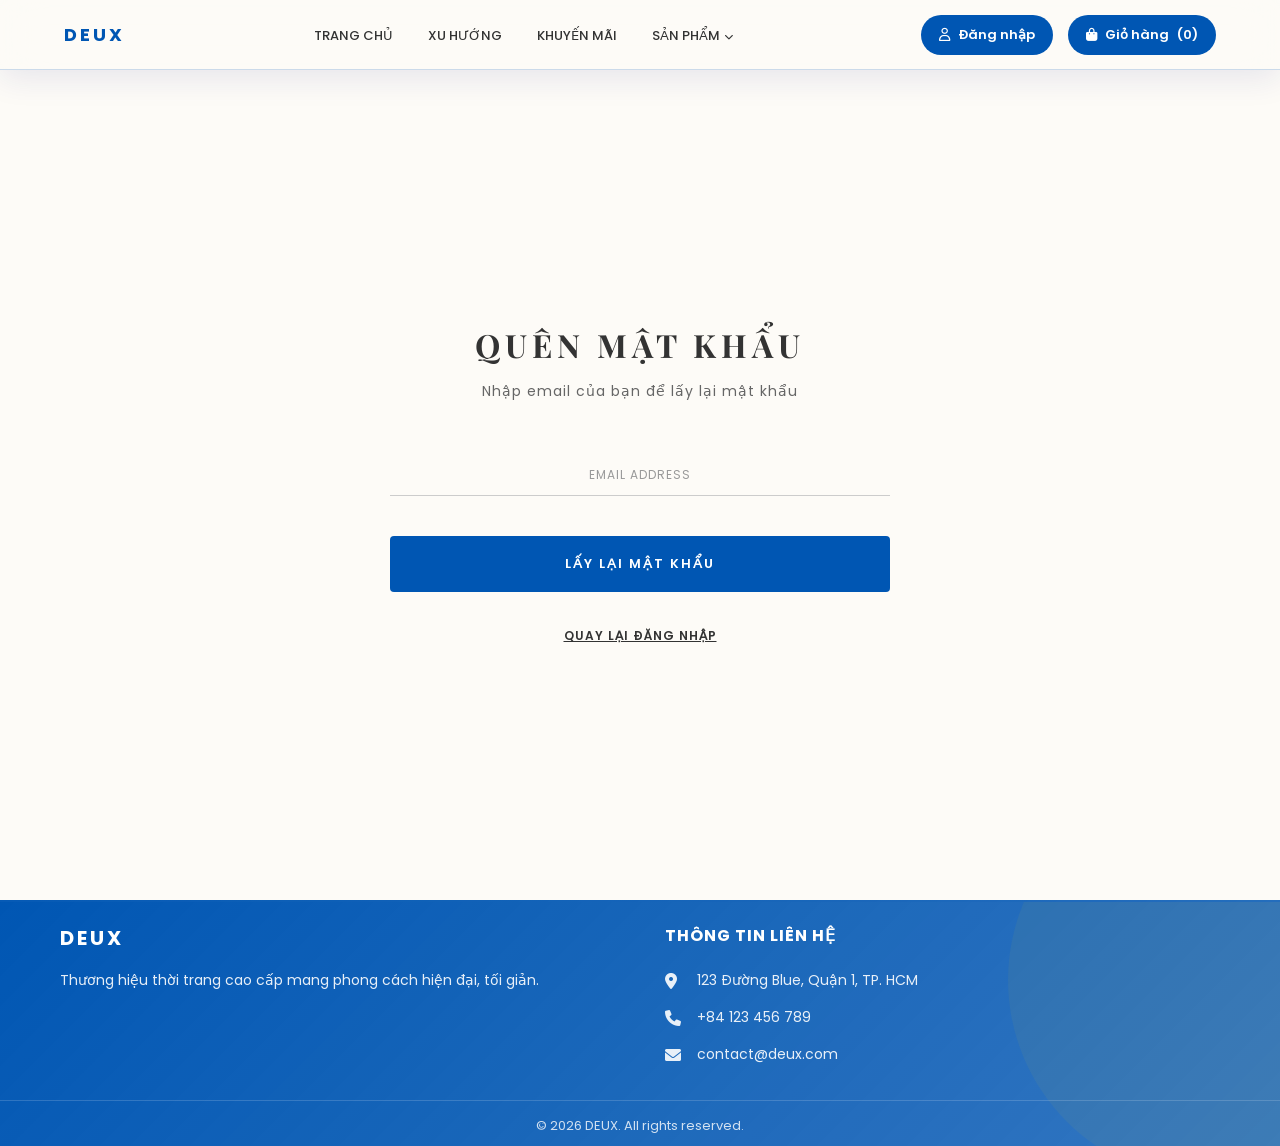
<file: pages/auth/forgot.html>
<!--Nguyen Ba Thien An - B2405484-->

<!DOCTYPE html>
<html lang="vi">

<head>
    <meta charset="UTF-8">
    <meta name="viewport" content="width=device-width, initial-scale=1.0">
    <title>DEUX | Quên Mật Khẩu</title>
    <link rel="icon" href="/assets/images/favicon.png" type="image/png">
    <link rel="stylesheet" href="/assets/style.css">
    <link rel="stylesheet" href="login.css">
    <link
        href="https://fonts.googleapis.com/css2?family=Playfair+Display:wght@700&family=Poppins:wght@300;400;600&display=swap"
        rel="stylesheet">
    <link rel="stylesheet" href="https://cdnjs.cloudflare.com/ajax/libs/font-awesome/6.0.0/css/all.min.css">
</head>

<body>

    <header></header>

    <main class="forgot-password-main">
        <div class="simple-auth-container">
            <h1 class="simple-title">QUÊN MẬT KHẨU</h1>
            <p class="simple-subtitle">Nhập email của bạn để lấy lại mật khẩu</p>

            <form class="simple-form">
                <div class="input-line-group">
                    <input type="email" id="reset-email" placeholder="Email Address" required>
                </div>

                <div id="forgot-msg"></div>
                <button type="submit" class="btn-reset-password">LẤY LẠI MẬT KHẨU</button>
            </form>

            <div class="simple-footer">
                <a href="login.html" class="back-link">QUAY LẠI ĐĂNG NHẬP</a>
            </div>
        </div>
    </main>

    <footer></footer>

    <script src="/assets/components.js"></script>
    <script src="/assets/main.js"></script>
    <script src="/pages/auth/auth.js"></script>
</body>

</html>
</file>
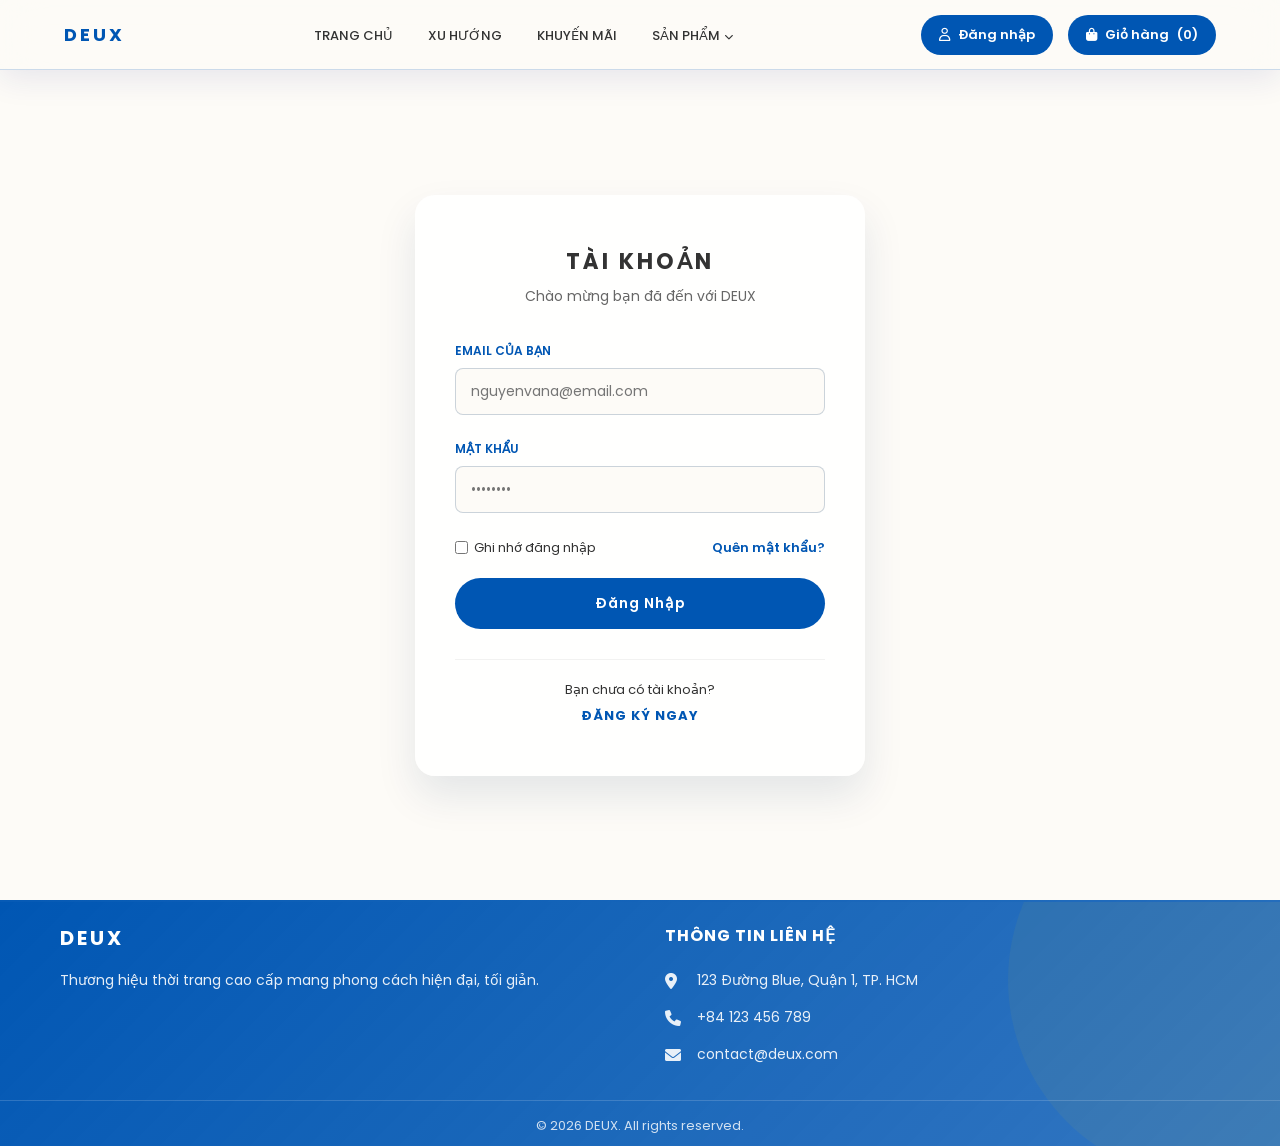
<file: pages/auth/login.html>
<!--Nguyen Ba Thien An - B2405484-->

<!DOCTYPE html>
<html lang="vi">

<head>
    <meta charset="UTF-8">
    <meta name="viewport" content="width=device-width, initial-scale=1.0">
    <title>DEUX | Đăng Nhập</title>
    <link rel="icon" href="/assets/images/favicon.png" type="image/png">
    <link rel="stylesheet" href="/assets/style.css">
    <link rel="stylesheet" href="login.css">
    <link
        href="https://fonts.googleapis.com/css2?family=Playfair+Display:wght@700&family=Poppins:wght@300;400;600&display=swap"
        rel="stylesheet">
    <link rel="stylesheet" href="https://cdnjs.cloudflare.com/ajax/libs/font-awesome/6.0.0/css/all.min.css">
</head>

<body>

    <header></header>

    <main class="login-wrapper">
        <div class="login-container">
            <div class="login-header">
                <h2 class="auth-title">TÀI KHOẢN</h2>
                <p class="subtitle">Chào mừng bạn đã đến với DEUX</p>
            </div>

            <form class="login-form">
                <div class="input-group">
                    <label for="email">Email của bạn</label>
                    <input type="email" id="email" placeholder="nguyenvana@email.com" required>
                </div>

                <div class="input-group">
                    <label for="password">Mật khẩu</label>
                    <input type="password" id="password" placeholder="••••••••" required>
                </div>

                <div class="form-options">
                    <label class="remember-me">
                        <input type="checkbox"> Ghi nhớ đăng nhập
                    </label>
                    <a href="forgot.html" class="forgot-pass">Quên mật khẩu?</a>
                </div>

                <div id="login-msg"></div>
                <button type="submit" class="btn-auth-submit">Đăng Nhập</button>
            </form>

            <div class="auth-card-footer">
                <p>Bạn chưa có tài khoản?</p>
                <a href="register.html" class="link-auth">ĐĂNG KÝ NGAY</a>
            </div>
        </div>
    </main>

    <footer></footer>

    <script src="/assets/components.js"></script>
    <script src="/assets/main.js"></script>
    <script src="/pages/auth/auth.js"></script>
</body>

</html>
</file>
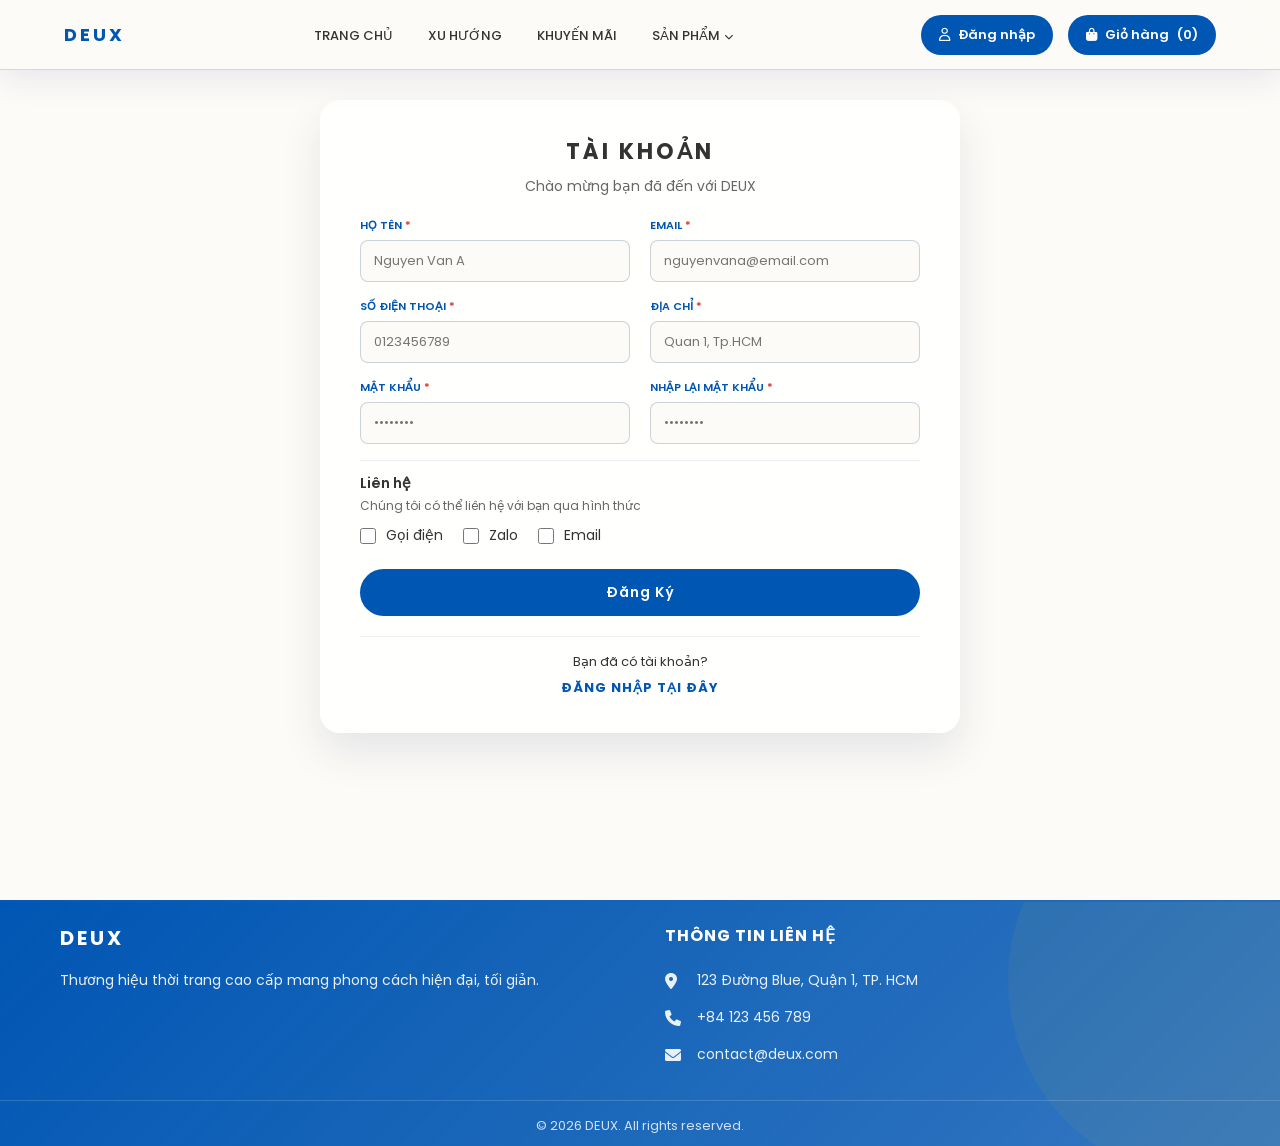
<file: pages/auth/register.html>
<!--Nguyen Ba Thien An - B2405484-->

<!DOCTYPE html>
<html lang="vi">

<head>
    <meta charset="UTF-8">
    <meta name="viewport" content="width=device-width, initial-scale=1.0">
    <title>DEUX | Đăng Ký</title>
    <link rel="icon" href="/assets/images/favicon.png" type="image/png">
    <link rel="stylesheet" href="/assets/style.css">
    <link rel="stylesheet" href="register.css">
    <link
        href="https://fonts.googleapis.com/css2?family=Playfair+Display:wght@700&family=Poppins:wght@300;400;600&display=swap"
        rel="stylesheet">
    <link rel="stylesheet" href="https://cdnjs.cloudflare.com/ajax/libs/font-awesome/6.0.0/css/all.min.css">
</head>

<body>

    <header></header>

    <main class="register-wrapper">
        <div class="register-container">
            <div class="register-header">
                <h2 class="auth-title">TÀI KHOẢN</h2>
                <p class="subtitle">Chào mừng bạn đã đến với DEUX</p>
            </div>

            <form class="register-form">
                <div class="form-grid">
                    <div class="input-group">
                        <label for="fullname">Họ Tên<span class="mausao">*</span></label>
                        <input type="text" id="fullname" placeholder="Nguyen Van A" required>
                    </div>

                    <div class="input-group">
                        <label for="email">Email<span class="mausao">*</span></label>
                        <input type="email" id="email" placeholder="nguyenvana@email.com" required>
                    </div>

                    <div class="input-group">
                        <label for="phone">Số điện thoại<span class="mausao">*</span></label>
                        <input type="tel" id="phone" placeholder="0123456789" required>
                    </div>

                    <div class="input-group">
                        <label for="address">Địa chỉ<span class="mausao">*</span></label>
                        <input type="text" id="address" placeholder="Quan 1, Tp.HCM" required>
                    </div>

                    <div class="input-group">
                        <label for="password">Mật Khẩu<span class="mausao">*</span></label>
                        <input type="password" id="password" placeholder="••••••••" required>
                    </div>

                    <div class="input-group">
                        <label for="confirm-password">Nhập Lại Mật Khẩu<span class="mausao">*</span></label>
                        <input type="password" id="confirm-password" placeholder="••••••••" required>
                    </div>
                </div>

                <div class="contact-to-you">
                    <h3 class="contact-title">Liên hệ</h3>
                    <p class="contact-subtitle">Chúng tôi có thể liên hệ với bạn qua hình thức</p>
                    <div class="checkbox-group">
                        <label>
                            <input type="checkbox" name="contact" value="call">
                            Gọi điện
                        </label>
                        <label>
                            <input type="checkbox" name="contact" value="zalo">
                            Zalo
                        </label>
                        <label>
                            <input type="checkbox" name="contact" value="email">
                            Email
                        </label>
                    </div>
                </div>

                <div id="register-msg"></div>
                <button type="submit" class="btn-auth-submit">Đăng Ký</button>
            </form>

            <div class="auth-card-footer">
                <p>Bạn đã có tài khoản?</p>
                <a href="login.html" class="link-auth">ĐĂNG NHẬP TẠI ĐÂY</a>
            </div>
        </div>
    </main>

    <footer></footer>

    <script src="/assets/components.js"></script>
    <script src="/assets/main.js"></script>
    <script src="/pages/auth/auth.js"></script>
</body>

</html>
</file>
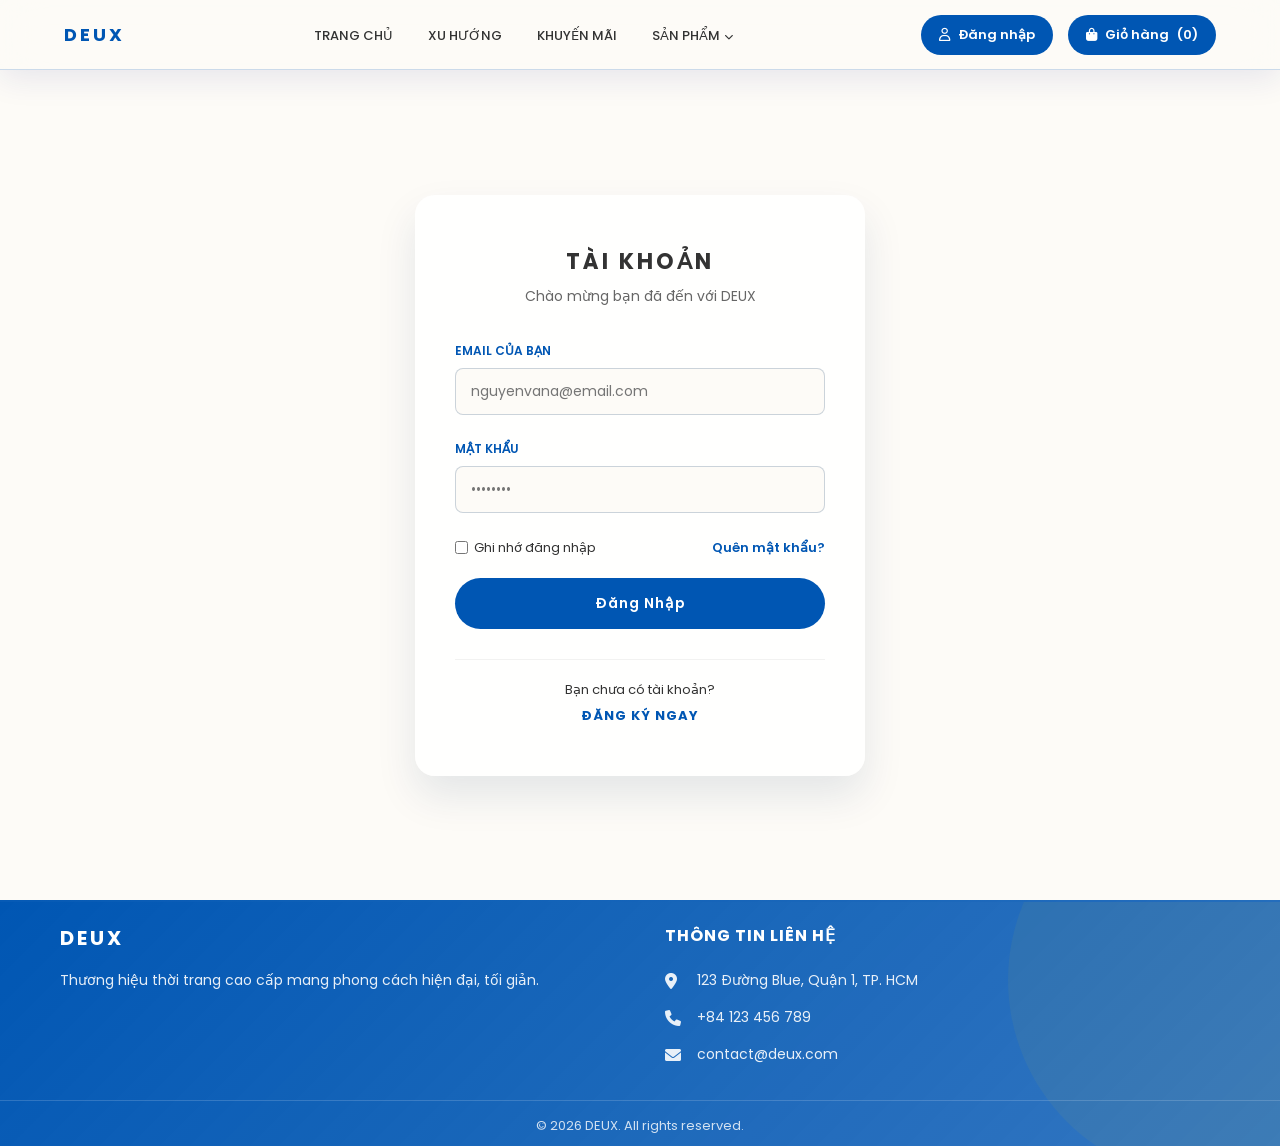
<file: pages/cart/cart.html>
<!DOCTYPE html>
<html lang="vi">

<head>
    <meta charset="UTF-8">
    <meta name="viewport" content="width=device-width, initial-scale=1.0">
    <title>Giỏ Hàng | DEUX</title>
    <link rel="icon" href="/assets/images/favicon.png" type="image/png">
    <link rel="stylesheet" href="/assets/style.css">
    <link rel="stylesheet" href="cart.css">
    <link
        href="https://fonts.googleapis.com/css2?family=Playfair+Display:wght@700&family=Poppins:wght@300;400;600&display=swap"
        rel="stylesheet">
    <link rel="stylesheet" href="https://cdnjs.cloudflare.com/ajax/libs/font-awesome/6.0.0/css/all.min.css">
</head>

<body>

    <!-- ===== HEADER (dùng lại từ index) ===== -->
    <header></header>

    <!-- ===== MAIN CART PAGE ===== -->
    <main class="cart-main">

        <!-- Nền trang trí -->
        <div class="cart-bg-deco">
            <div class="deco-blob deco-blob-1"></div>
            <div class="deco-blob deco-blob-2"></div>
            <div class="deco-dots"></div>
        </div>

        <div class="cart-wrapper">

            <!-- ===== STEP INDICATOR ===== -->
            <div class="step-bar">
                <div class="step active" id="step-ind-1">
                    <div class="step-circle"><i class="fas fa-shopping-bag"></i></div>
                    <span>Giỏ hàng</span>
                </div>
                <div class="step-line"></div>
                <div class="step" id="step-ind-2">
                    <div class="step-circle"><i class="fas fa-truck"></i></div>
                    <span>Giao hàng</span>
                </div>
                <div class="step-line"></div>
                <div class="step" id="step-ind-3">
                    <div class="step-circle"><i class="fas fa-credit-card"></i></div>
                    <span>Thanh toán</span>
                </div>
                <div class="step-line"></div>
                <div class="step" id="step-ind-4">
                    <div class="step-circle"><i class="fas fa-check"></i></div>
                    <span>Xác nhận</span>
                </div>
            </div>

            <!-- ===== STEP 1: GIỎ HÀNG ===== -->
            <div class="cart-step" id="step-1">
                <div class="cart-layout">

                    <!-- Danh sách sản phẩm -->
                    <div class="cart-items-panel">
                        <div class="panel-header">
                            <h2>Giỏ Hàng Của Bạn</h2>
                            <button class="btn-clear-cart" id="btn-clear"><i class="fas fa-trash-alt"></i> Xóa tất
                                cả</button>
                        </div>

                        <!-- Empty state -->
                        <div class="cart-empty" id="cart-empty">
                            <div class="empty-icon"><i class="fas fa-shopping-bag"></i></div>
                            <h3>Giỏ hàng đang trống</h3>
                            <p>Hãy khám phá các sản phẩm và thêm vào giỏ hàng nhé!</p>
                            <a href="/pages\product-list\product-list.html" class="btn-back-shop">Mua sắm ngay</a>
                        </div>

                        <!-- Items list -->
                        <div id="cart-items-list"></div>
                    </div>

                    <!-- Tóm tắt đơn hàng -->
                    <div class="cart-summary-panel">
                        <div class="summary-card">
                            <h3 class="summary-title">Tóm Tắt Đơn Hàng</h3>

                            <div class="summary-row">
                                <span>Tạm tính</span>
                                <span id="subtotal">0đ</span>
                            </div>
                            <div class="summary-row">
                                <span>Phí vận chuyển</span>
                                <span id="shipping-fee" class="fee-free">Miễn phí</span>
                            </div>
                            <div class="summary-row discount-row" id="discount-row" style="display:none;">
                                <span>Giảm giá</span>
                                <span id="discount-amount" class="discount-text">-0đ</span>
                            </div>
                            <div class="summary-divider"></div>
                            <div class="summary-row summary-total">
                                <span>Tổng cộng</span>
                                <span id="total-price">0đ</span>
                            </div>

                            <!-- Mã giảm giá -->
                            <div class="coupon-box">
                                <input type="text" id="coupon-input" placeholder="Nhập mã giảm giá..."
                                    class="coupon-input">
                                <button class="btn-coupon" id="btn-coupon">Áp dụng</button>
                            </div>
                            <div class="coupon-msg" id="coupon-msg"></div>

                            <button class="btn-checkout" id="btn-to-step2" disabled>
                                <span>Tiến hành đặt hàng</span>
                                <i class="fas fa-arrow-right"></i>
                            </button>

                            <a href="/index.html" class="link-continue">
                                <i class="fas fa-chevron-left"></i> Tiếp tục mua sắm
                            </a>
                        </div>
                    </div>
                </div>
            </div>

            <!-- ===== STEP 2: THÔNG TIN GIAO HÀNG ===== -->
            <div class="cart-step hidden" id="step-2">
                <div class="cart-layout">
                    <div class="form-panel">
                        <div class="panel-header">
                            <h2>Thông Tin Giao Hàng</h2>
                        </div>

                        <div class="form-grid">
                            <div class="form-group">
                                <label>Họ và tên <span class="req">*</span></label>
                                <input type="text" id="ship-name" placeholder="Nguyễn Văn A" class="form-input">
                            </div>
                            <div class="form-group">
                                <label>Số điện thoại <span class="req">*</span></label>
                                <input type="tel" id="ship-phone" placeholder="0912 345 678" class="form-input">
                            </div>
                            <div class="form-group full">
                                <label>Email <span class="req">*</span></label>
                                <input type="email" id="ship-email" placeholder="email@example.com" class="form-input">
                            </div>
                            <div class="form-group full">
                                <label>Địa chỉ <span class="req">*</span></label>
                                <input type="text" id="ship-address" placeholder="Số nhà, tên đường..."
                                    class="form-input">
                            </div>
                            <div class="form-group">
                                <label>Tỉnh / Thành phố</label>
                                <select class="form-input" id="ship-city">
                                    <option value="">-- Chọn tỉnh/thành --</option>
                                    <option>TP. Hồ Chí Minh</option>
                                    <option>Hà Nội</option>
                                    <option>Đà Nẵng</option>
                                    <option>Cần Thơ</option>
                                    <option>Hải Phòng</option>
                                    <option>Bình Dương</option>
                                    <option>Đồng Nai</option>
                                    <option>Khác</option>
                                </select>
                            </div>
                            <div class="form-group">
                                <label>Ghi chú</label>
                                <input type="text" id="ship-note" placeholder="Ghi chú thêm cho đơn hàng..."
                                    class="form-input">
                            </div>
                        </div>

                        <!-- Phương thức vận chuyển -->
                        <div class="shipping-methods">
                            <h4>Phương Thức Vận Chuyển</h4>
                            <label class="method-option selected" id="method-standard">
                                <input type="radio" name="shipping" value="standard" checked>
                                <div class="method-info">
                                    <div class="method-name"><i class="fas fa-box"></i> Giao hàng tiêu chuẩn</div>
                                    <div class="method-desc">3–5 ngày làm việc</div>
                                </div>
                                <div class="method-price free-ship">Miễn phí</div>
                            </label>
                            <label class="method-option" id="method-express">
                                <input type="radio" name="shipping" value="express">
                                <div class="method-info">
                                    <div class="method-name"><i class="fas fa-bolt"></i> Giao hàng nhanh</div>
                                    <div class="method-desc">1–2 ngày làm việc</div>
                                </div>
                                <div class="method-price">30.000đ</div>
                            </label>
                        </div>

                        <div class="form-actions">
                            <button class="btn-back" id="btn-back-1"><i class="fas fa-arrow-left"></i> Quay lại</button>
                            <button class="btn-checkout" id="btn-to-step3">
                                <span>Tiếp tục thanh toán</span>
                                <i class="fas fa-arrow-right"></i>
                            </button>
                        </div>
                    </div>

                    <!-- Mini summary -->
                    <div class="cart-summary-panel">
                        <div class="summary-card mini-summary" id="mini-summary-2"></div>
                    </div>
                </div>
            </div>

            <!-- ===== STEP 3: THANH TOÁN ===== -->
            <div class="cart-step hidden" id="step-3">
                <div class="cart-layout">
                    <div class="form-panel">
                        <div class="panel-header">
                            <h2>Phương Thức Thanh Toán</h2>
                        </div>

                        <!-- Chọn phương thức -->
                        <div class="payment-methods">
                            <label class="pay-option selected" data-method="card">
                                <input type="radio" name="payment" value="card" checked>
                                <i class="fas fa-credit-card"></i>
                                <span>Thẻ tín dụng / Ghi nợ</span>
                            </label>
                            <label class="pay-option" data-method="momo">
                                <input type="radio" name="payment" value="momo">
                                <i class="fas fa-mobile-alt"></i>
                                <span>Ví MoMo</span>
                            </label>
                            <label class="pay-option" data-method="cod">
                                <input type="radio" name="payment" value="cod">
                                <i class="fas fa-money-bill-wave"></i>
                                <span>Thanh toán khi nhận hàng</span>
                            </label>
                        </div>

                        <!-- Form thẻ -->
                        <div class="card-form" id="card-form">
                            <div class="credit-card-visual" id="card-visual">
                                <div class="card-visual-bg"></div>
                                <div class="card-chip"><i class="fas fa-microchip"></i></div>
                                <div class="card-logo">DEUX <span>PAY</span></div>
                                <div class="card-number-display" id="card-num-display">•••• •••• •••• ••••</div>
                                <div class="card-bottom">
                                    <div>
                                        <div class="card-label">Chủ thẻ</div>
                                        <div class="card-holder-display" id="card-holder-display">TÊN CHỦ THẺ</div>
                                    </div>
                                    <div>
                                        <div class="card-label">Hết hạn</div>
                                        <div class="card-expiry-display" id="card-expiry-display">MM/YY</div>
                                    </div>
                                </div>
                            </div>

                            <div class="form-grid">
                                <div class="form-group full">
                                    <label>Số thẻ <span class="req">*</span></label>
                                    <input type="text" id="card-number" placeholder="1234 5678 9012 3456" maxlength="19"
                                        class="form-input card-input">
                                </div>
                                <div class="form-group full">
                                    <label>Tên chủ thẻ <span class="req">*</span></label>
                                    <input type="text" id="card-holder" placeholder="NGUYEN VAN A" class="form-input"
                                        style="text-transform:uppercase">
                                </div>
                                <div class="form-group">
                                    <label>Ngày hết hạn <span class="req">*</span></label>
                                    <input type="text" id="card-expiry" placeholder="MM/YY" maxlength="5"
                                        class="form-input">
                                </div>
                                <div class="form-group">
                                    <label>CVV <span class="req">*</span></label>
                                    <div class="cvv-wrap">
                                        <input type="password" id="card-cvv" placeholder="•••" maxlength="3"
                                            class="form-input">
                                        <span class="cvv-hint"><i class="fas fa-question-circle"></i></span>
                                    </div>
                                </div>
                            </div>

                            <div class="secure-badge">
                                <i class="fas fa-shield-alt"></i>
                                <span>Thông tin thẻ được mã hóa SSL 256-bit. Đây là môi trường demo, không nhập thẻ
                                    thật.</span>
                            </div>
                        </div>

                        <!-- MoMo placeholder -->
                        <div class="pay-placeholder hidden" id="momo-form">
                            <div class="qr-mock">
                                <div class="qr-inner"><i class="fas fa-qrcode"></i></div>
                                <p>Quét mã QR bằng ứng dụng MoMo</p>
                                <span class="qr-note">(Demo – không thực hiện giao dịch thật)</span>
                            </div>
                        </div>

                        <!-- COD placeholder -->
                        <div class="pay-placeholder hidden" id="cod-form">
                            <div class="cod-info">
                                <i class="fas fa-truck"></i>
                                <div>
                                    <strong>Thanh toán khi nhận hàng</strong>
                                    <p>Bạn sẽ thanh toán trực tiếp cho nhân viên giao hàng khi nhận được kiện hàng.</p>
                                </div>
                            </div>
                        </div>

                        <div class="form-actions">
                            <button class="btn-back" id="btn-back-2"><i class="fas fa-arrow-left"></i> Quay lại</button>
                            <button class="btn-checkout btn-pay" id="btn-pay">
                                <i class="fas fa-lock"></i>
                                <span>Xác nhận thanh toán</span>
                            </button>
                        </div>
                    </div>

                    <div class="cart-summary-panel">
                        <div class="summary-card mini-summary" id="mini-summary-3"></div>
                    </div>
                </div>
            </div>

            <!-- ===== STEP 4: XÁC NHẬN ===== -->
            <div class="cart-step hidden" id="step-4">
                <div class="confirm-wrapper">
                    <div class="confirm-card">
                        <div class="confetti-wrap" id="confetti-wrap"></div>
                        <div class="confirm-icon">
                            <div class="confirm-circle">
                                <i class="fas fa-check"></i>
                            </div>
                        </div>
                        <h2>Đặt Hàng Thành Công!</h2>
                        <p class="confirm-sub">Cảm ơn bạn đã tin tưởng <strong>DEUX</strong>. Đơn hàng của bạn đã
                            được tiếp nhận.</p>

                        <div class="order-info-box">
                            <div class="order-info-row">
                                <span>Mã đơn hàng</span>
                                <strong id="order-id">#ETH-000000</strong>
                            </div>
                            <div class="order-info-row">
                                <span>Ngày đặt</span>
                                <strong id="order-date">--</strong>
                            </div>
                            <div class="order-info-row">
                                <span>Tổng tiền</span>
                                <strong id="order-total-confirm">--</strong>
                            </div>
                            <div class="order-info-row">
                                <span>Trạng thái</span>
                                <strong class="status-pending">Đang xử lý</strong>
                            </div>
                        </div>

                        <div class="confirm-actions">
                            <a href="/index.html" class="btn-checkout">
                                <i class="fas fa-home"></i>
                                <span>Về trang chủ</span>
                            </a>
                        </div>
                    </div>
                </div>
            </div>

        </div><!-- end cart-wrapper -->
    </main>

    <!-- ===== FOOTER (dùng lại từ index) ===== -->
    <footer></footer>
    
    <script src="/assets/components.js"></script>
    <script src="/assets/main.js"></script>
    <script src="cart.js"></script>
</body>

</html>
</file>
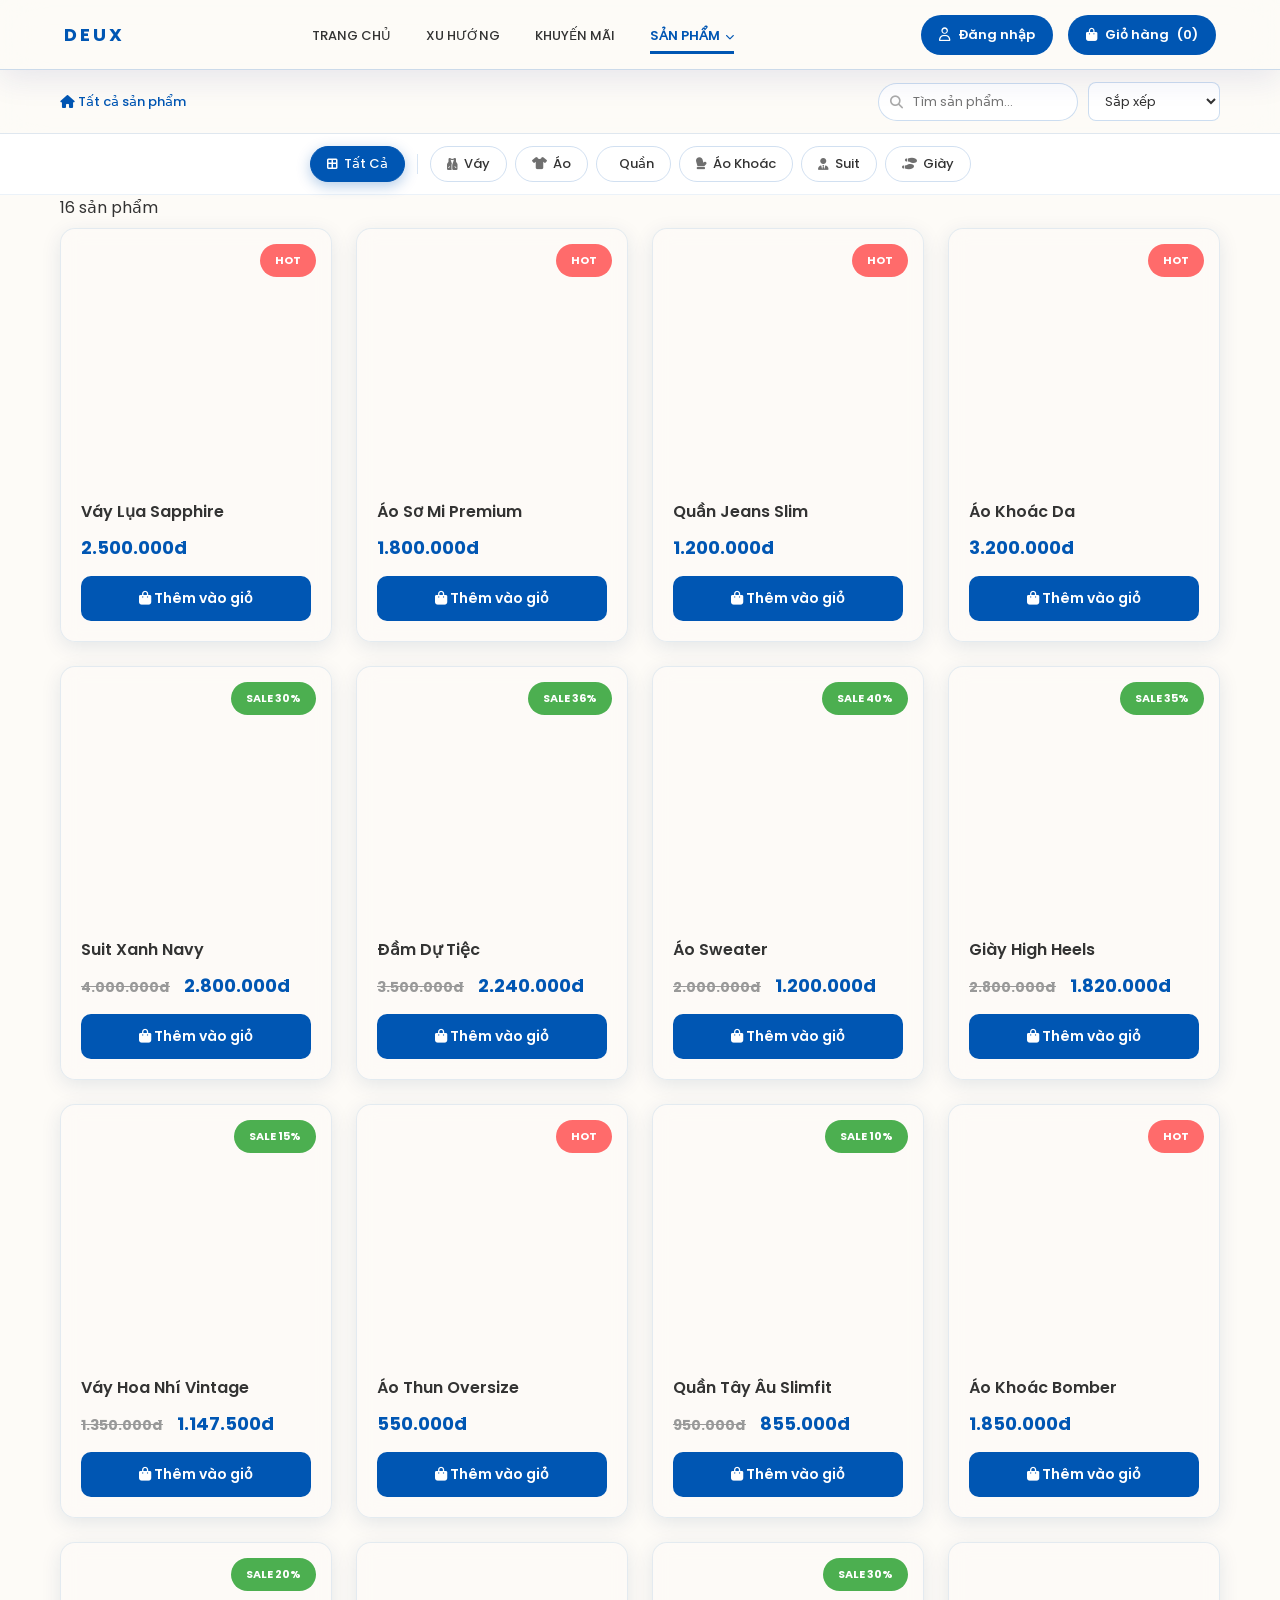
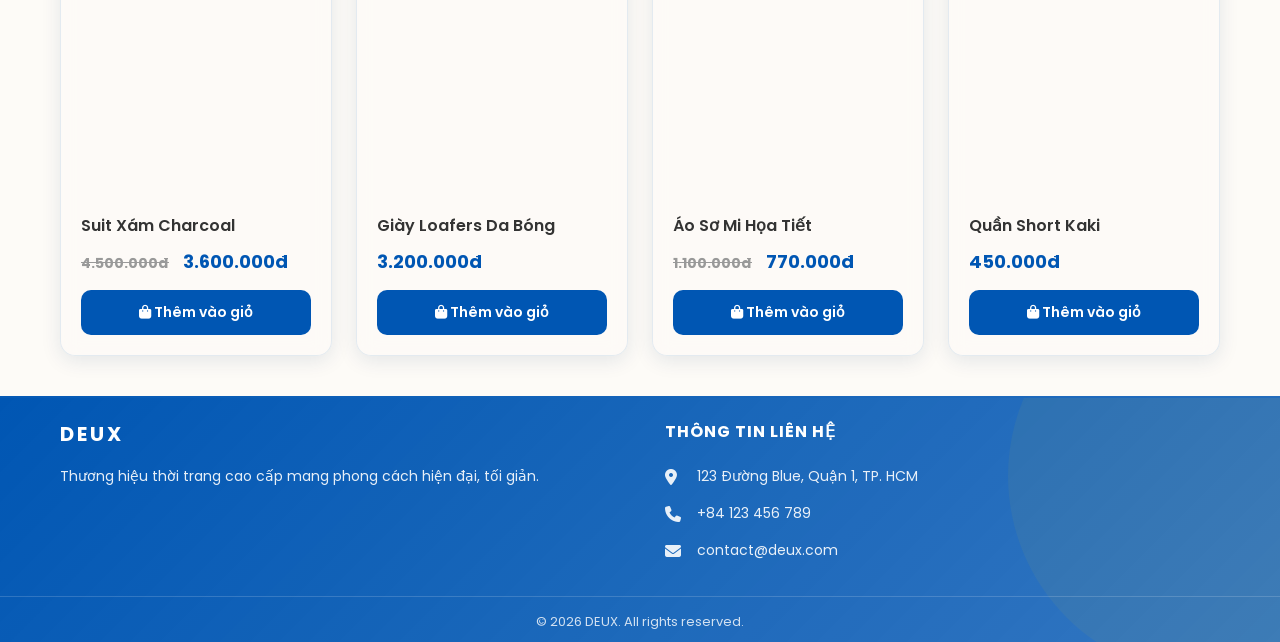
<file: pages/product-list/product-list.html>
<!doctype html>
<html lang="vi">

<head>
  <meta charset="UTF-8" />
  <meta name="viewport" content="width=device-width, initial-scale=1.0" />
  <meta name="description" content="DEUX - Thời trang nam nữ cao cấp hiện đại" />
  <title>DEUX | Sản Phẩm</title>
    <link rel="icon" href="/assets/images/favicon.png" type="image/png">
  <link rel="stylesheet" href="/assets/style.css" />
  <link rel="stylesheet" href="product-list.css" />
  <link rel="stylesheet" href="https://cdnjs.cloudflare.com/ajax/libs/font-awesome/6.5.1/css/all.min.css" />
  <link href="https://fonts.googleapis.com/css2?family=Poppins:wght@300;400;500;600;700&display=swap"
    rel="stylesheet" />
</head>

<body>

  <header></header>

  <!-- ===== FILTER BAR ===== -->
  <section class="pl-filter-bar">
    <div class="container pl-filter-bar__inner">

      <!-- Breadcrumb lọc đang áp dụng -->
      <div class="pl-breadcrumb" id="plBreadcrumb">
        <span class="pl-breadcrumb__item pl-breadcrumb__item--home" id="plBreadcrumbHome">
          <i class="fa-solid fa-house"></i> Tất cả sản phẩm
        </span>
      </div>

      <!-- Search + Sort -->
      <div class="pl-controls">
        <div class="pl-search">
          <i class="fa-solid fa-magnifying-glass pl-search__icon"></i>
          <input type="text" id="plSearch" class="pl-search__input" placeholder="Tìm sản phẩm..." />
        </div>
        <select id="plSort" class="pl-sort">
          <option value="">Sắp xếp</option>
          <option value="asc">Giá tăng dần</option>
          <option value="desc">Giá giảm dần</option>
          <option value="name">Tên A–Z</option>
        </select>
      </div>

    </div>
  </section>

  <!-- ===== CATEGORY BAR ===== -->
  <div class="pl-cat-bar" id="plCatBar">
    <!-- Populated by product-list.js after products.json loads -->
  </div>

  <!-- ===== PRODUCT GRID ===== -->
  <main class="product">
    <div class="container">
      <p class="pl-result-count" id="plResultCount"></p>
      <div class="pl-grid" id="productGrid">
        <!-- Skeleton loading -->
        <div class="pl-skeleton"></div>
        <div class="pl-skeleton"></div>
        <div class="pl-skeleton"></div>
        <div class="pl-skeleton"></div>
        <div class="pl-skeleton"></div>
        <div class="pl-skeleton"></div>
        <div class="pl-skeleton"></div>
        <div class="pl-skeleton"></div>
      </div>
    </div>
  </main>

  <!-- Footer dùng chung — components.js sẽ tự điền -->
  <footer></footer>

  <script src="/assets/components.js"></script>
  <script src="/assets/main.js"></script>
  <script src="product-list.js"></script>
</body>

</html>
</file>
<file: assets/style.css>
:root {
    --primary-blue: #0056b3;
    --accent-blue: #003366;
    --white-cream: #fdfbf7;
    --text-dark: #333333;
}

html {
    scroll-behavior: smooth;
}

* {
    margin: 0;
    padding: 0;
    box-sizing: border-box;
}

body {
    font-family: 'Poppins', sans-serif;
    background: var(--white-cream);
    color: var(--text-dark);
    overflow-x: hidden;
}

/* ===== HEADER / NAVBAR ===== */
.menu-mobile {
    display: none;
    color: var(--primary-blue);
    background: none;
    border: none;
    font-size: 20px;
    cursor: pointer;
}

header {
    position: fixed;
    top: 0;
    width: 100%;
    height: 70px;
    display: flex;
    align-items: center;
    padding: 0 5%;
    background: rgba(253, 251, 247, 0.7);
    backdrop-filter: blur(20px);
    z-index: 1000;
    border-bottom: 1px solid rgba(0, 86, 179, 0.2);
    box-shadow: 0 8px 32px rgba(31, 38, 135, 0.1);
    animation: slideDown 0.5s ease-out;
}

@keyframes slideDown {
    from {
        transform: translateY(-100%);
        opacity: 0;
    }

    to {
        transform: translateY(0);
        opacity: 1;
    }
}

.logo {
    color: var(--primary-blue);
    font-weight: 700;
    letter-spacing: 3px;
    font-size: 18px;
    text-decoration: none;
    white-space: nowrap;
    animation: fadeInLeft 0.6s ease-out;
}

@keyframes fadeInLeft {
    from {
        transform: translateX(-50px);
        opacity: 0;
    }

    to {
        transform: translateX(0);
        opacity: 1;
    }
}

/* Nav căn giữa flex */
nav {
    flex: 1;
    display: flex;
    justify-content: center;
}

nav ul {
    display: flex;
    list-style: none;
    gap: 35px;
}

nav a {
    text-decoration: none;
    color: var(--text-dark);
    font-size: 13px;
    text-transform: uppercase;
    font-weight: 500;
    transition: 0.3s;
    position: relative;
}

nav a::after {
    content: '';
    position: absolute;
    bottom: -8px;
    left: 0;
    width: 0;
    height: 3px;
    background: var(--primary-blue);
    transition: width 0.3s ease;
}

nav a:hover::after,
nav a.active::after {
    width: 100%;
}

nav a.active {
    color: var(--primary-blue);
    font-weight: 600;
}

.nav-actions {
    display: flex;
    gap: 15px;
    margin-left: auto;
}

.btn-login,
.btn-cart {
    background: var(--primary-blue);
    color: white;
    border: none;
    padding: 10px 18px;
    border-radius: 25px;
    cursor: pointer;
    font-size: 13px;
    font-weight: 600;
    font-family: 'Poppins', sans-serif;
    transition: background 0.4s ease, transform 0.3s ease, box-shadow 0.3s ease;
    display: flex;
    align-items: center;
    gap: 8px;
    white-space: nowrap;
    text-decoration: none;
}

.btn-login:hover,
.btn-cart:hover {
    background: var(--accent-blue);
    transform: translateY(-2px);
    box-shadow: 0 8px 20px rgba(0, 51, 102, 0.3);
}


/* ===== HERO ===== */
.hero {
    height: 100vh;
    background: linear-gradient(135deg, rgba(0, 51, 102, 0.5) 0%, rgba(0, 86, 179, 0.5) 100%),
        url('/assets/images/hero-bg.jpg') center/cover no-repeat;
    display: flex;
    align-items: center;
    justify-content: center;
    color: white;
    text-align: center;
    margin-top: 70px;
    position: relative;
    overflow: hidden;
}

.hero::before {
    content: '';
    position: absolute;
    top: -50%;
    right: -10%;
    width: 500px;
    height: 500px;
    background: rgba(255, 215, 0, 0.1);
    border-radius: 50%;
    animation: float 6s ease-in-out infinite;
}

.hero::after {
    content: '';
    position: absolute;
    bottom: -30%;
    left: -5%;
    width: 400px;
    height: 400px;
    background: rgba(255, 255, 255, 0.05);
    border-radius: 50%;
    animation: float 8s ease-in-out infinite reverse;
}

@keyframes float {

    0%,
    100% {
        transform: translateY(0);
    }

    50% {
        transform: translateY(30px);
    }
}

.hero-content {
    position: relative;
    z-index: 10;
    animation: fadeInUp 1s ease-out;
}

@keyframes fadeInUp {
    from {
        transform: translateY(50px);
        opacity: 0;
    }

    to {
        transform: translateY(0);
        opacity: 1;
    }
}

.hero-content h1 {
    font-size: 70px;
    font-weight: 700;
    margin-bottom: 20px;
    font-family: 'Playfair Display', serif;
    text-shadow: 0 4px 20px rgba(0, 0, 0, 0.3);
}

.hero-content span {
    color: #FFD700;
}

@keyframes pulse {

    0%,
    100% {
        opacity: 1;
    }

    50% {
        opacity: 0.7;
    }
}

.btn-shop {
    margin-top: 30px;
    padding: 15px 50px;
    background: var(--primary-blue);
    color: white;
    border: none;
    border-radius: 50px;
    font-size: 16px;
    font-weight: 600;
    font-family: 'Poppins', sans-serif;
    cursor: pointer;
    transition: background 0.4s ease, transform 0.4s ease, box-shadow 0.4s ease;
    box-shadow: 0 10px 30px rgba(0, 51, 102, 0.4);
    text-transform: uppercase;
    letter-spacing: 1px;
}

.btn-shop:hover {
    background: var(--accent-blue);
    transform: translateY(-4px);
    box-shadow: 0 15px 40px rgba(0, 51, 102, 0.5);
}

/* ===== COLLECTION SECTIONS ===== */
.collection {
    height: 100vh;
    display: flex;
    align-items: center;
    border-top: 1px solid rgba(0, 86, 179, 0.15);
    position: relative;
    overflow: hidden;

    background: var(--white-cream);
}

/* Đường kẻ trang trí trên */
.collection::before {
    content: '';
    position: absolute;
    top: 0;
    left: 10%;
    right: 10%;
    height: 1px;
    background: rgba(0, 86, 179, 0.3);
}

/* Hoa văn chấm nền */
.collection::after {
    content: '';
    position: absolute;
    inset: 0;
    pointer-events: none;
    z-index: 0;
}

/* Vòng tròn trang trí phải */
.collection .deco-circle-right {
    position: absolute;
    right: -80px;
    top: 50%;
    transform: translateY(-50%);
    width: 340px;
    height: 340px;
    border-radius: 50%;
    border: 1.5px solid rgba(0, 86, 179, 0.12);
    pointer-events: none;
}

.collection .deco-circle-right::before {
    content: '';
    position: absolute;
    inset: 30px;
    border-radius: 50%;
    border: 1px solid rgba(255, 215, 0, 0.15);
}

/* Vòng tròn trang trí trái */
.collection .deco-circle-left {
    position: absolute;
    left: -60px;
    bottom: 60px;
    width: 220px;
    height: 220px;
    border-radius: 50%;
    border: 1px solid rgba(0, 86, 179, 0.1);
    pointer-events: none;
}

/* Container phải nằm trên z-index */
.collection .container {
    position: relative;
    z-index: 1;
}

/* ===== SALE SECTION ===== */
.sale-bg {
    background: rgba(0, 86, 179, 0.04);
}

.sale-bg::after {
    background-image: none;
}

.container {
    max-width: 1200px;
    margin: 0 auto;
    padding: 0 20px;
    width: 100%;
}

.section-title {
    text-align: center;
    font-size: 42px;
    font-weight: 700;
    margin-bottom: 50px;
    color: var(--text-dark);
    animation: fadeIn 0.8s ease-out;
}

@keyframes fadeIn {
    from {
        opacity: 0;
    }

    to {
        opacity: 1;
    }
}

.section-title span {
    color: var(--primary-blue);
}

/* ===== GRID / CARDS ===== */
.grid {
    display: flex;
    justify-content: center;
    gap: 30px;
    overflow-x: auto;
    scroll-behavior: smooth;
    padding: 10px 0;
    cursor: grab;
}

.grid.dragging {
    cursor: grabbing;
}

.grid::-webkit-scrollbar {
    height: 6px;
}

.grid::-webkit-scrollbar-track {
    background: rgba(0, 51, 102, 0.05);
    border-radius: 10px;
}

.grid::-webkit-scrollbar-thumb {
    background: var(--primary-blue);
    border-radius: 10px;
}

.grid::-webkit-scrollbar-thumb:hover {
    background: var(--primary-blue);
}

.card {
    flex: 0 0 250px;
    background: rgba(253, 251, 247, 0.8);
    backdrop-filter: blur(10px);
    border: 1px solid rgba(0, 86, 179, 0.1);
    border-radius: 15px;
    overflow: hidden;
    transition: 0.4s;
    box-shadow: 0 5px 20px rgba(0, 51, 102, 0.1);
    animation: slideIn 0.6s ease-out;
    position: relative;
}

@keyframes slideIn {
    from {
        opacity: 0;
        transform: translateY(30px);
    }

    to {
        opacity: 1;
        transform: translateY(0);
    }
}

.card:hover {
    transform: translateY(-8px);
    box-shadow: 0 15px 40px rgba(0, 51, 102, 0.25);
    border-color: rgba(0, 86, 179, 0.3);
    background: rgba(253, 251, 247, 0.95);
}

.badge {
    position: absolute;
    top: 15px;
    right: 15px;
    padding: 8px 15px;
    border-radius: 20px;
    font-size: 11px;
    font-weight: 700;
    text-transform: uppercase;
    z-index: 100;
    animation: slideInRight 0.5s ease-out;
}

@keyframes slideInRight {
    from {
        transform: translateX(100px);
        opacity: 0;
    }

    to {
        transform: translateX(0);
        opacity: 1;
    }
}

.badge.hot {
    background: #FF6B6B;
    color: white;
}

.badge.sale {
    background: #4CAF50;
    color: white;
}

.img-placeholder {
    width: 100%;
    height: 250px;
    position: relative;
    overflow: hidden;
}

/* Ảnh tự crop theo khung — không cần chỉnh kích thước ảnh gốc */
.img-placeholder img {
    width: 100%;
    height: 100%;
    object-fit: cover;
    object-position: center top;
    display: block;
    transition: transform 0.4s ease;
}

.card:hover .img-placeholder img {
    transform: scale(1.05);
}

.img-placeholder::after {
    content: '';
    position: absolute;
    inset: 0;
    background: rgba(0, 51, 102, 0.3);
    transition: 0.3s;
    opacity: 0;
    pointer-events: none;
}

.card:hover .img-placeholder::after {
    opacity: 1;
}

.card-content {
    padding: 20px;
}

.card-title {
    font-size: 16px;
    font-weight: 600;
    margin-bottom: 10px;
    color: var(--text-dark);
    transition: 0.3s;
}

.card:hover .card-title {
    color: var(--primary-blue);
}

.card-price {
    font-size: 18px;
    font-weight: 700;
    color: var(--primary-blue);
    margin-bottom: 15px;
}

.old-price {
    text-decoration: line-through;
    color: #999;
    margin-right: 10px;
    font-size: 14px;
}

.new-price {
    color: var(--primary-blue);
    font-weight: 700;
}

.btn-add {
    width: 100%;
    padding: 12px;
    background: var(--primary-blue);
    color: white;
    border: none;
    border-radius: 10px;
    font-size: 14px;
    font-weight: 600;
    font-family: 'Poppins', sans-serif;
    cursor: pointer;
    transition: background 0.4s ease, transform 0.3s ease, box-shadow 0.3s ease;
}

.btn-add:hover {
    background: var(--accent-blue);
    transform: translateY(-2px);
    box-shadow: 0 8px 20px rgba(0, 51, 102, 0.3);
}

/* ===== FOOTER ===== */
footer {
    background: linear-gradient(135deg, var(--primary-blue), rgba(0, 86, 179, 0.8));
    color: white;
    padding: 21px 0 10px;
    border-top: 2px solid rgba(0, 86, 179, 0.3);
    position: relative;
    overflow: hidden;
}

footer::before {
    content: '';
    position: absolute;
    top: -50%;
    right: -10%;
    width: 400px;
    height: 400px;
    background: rgba(255, 215, 0, 0.05);
    border-radius: 50%;
    animation: float 8s ease-in-out infinite;
}

.footer-grid {
    display: grid;
    grid-template-columns: 1fr 1fr;
    gap: 50px;
    margin-bottom: 20px;
    position: relative;
    z-index: 10;
}

footer .logo {
    color: white;
    font-size: 20px;
    letter-spacing: 3px;
    display: block;
    margin-bottom: 15px;
}

footer>.container>div>p {
    font-size: 14px;
    line-height: 1.8;
    opacity: 0.9;
}

.footer-contact h4 {
    font-size: 16px;
    margin-bottom: 20px;
    text-transform: uppercase;
    letter-spacing: 1px;
}

.footer-contact p {
    font-size: 14px;
    margin-bottom: 12px;
    display: flex;
    align-items: center;
    gap: 12px;
    transition: 0.3s;
    opacity: 0.9;
}

.footer-contact p:hover {
    opacity: 1;
    transform: translateX(5px);
}

.footer-contact i {
    font-size: 16px;
    width: 20px;
}

.footer-bottom {
    text-align: center;
    padding-top: 15px;
    border-top: 1px solid rgba(255, 255, 255, 0.2);
    font-size: 13px;
    opacity: 0.8;
    position: relative;
    z-index: 10;
}

/* ===== USER DROPDOWN MENU ===== */
.user-menu-wrapper {
    position: relative;
}

.user-chevron {
    font-size: 10px !important;
    transition: transform 0.3s ease;
}

.user-menu-wrapper.open .user-chevron {
    transform: rotate(180deg);
}

.user-dropdown {
    display: none;
    position: absolute;
    top: calc(100% + 10px);
    right: 0;
    min-width: 180px;
    background: white;
    border-radius: 12px;
    box-shadow: 0 10px 35px rgba(0, 51, 102, 0.15);
    border: 1px solid rgba(0, 86, 179, 0.1);
    overflow: hidden;
    z-index: 2000;
    animation: dropdownIn 0.2s ease-out;
}

@keyframes dropdownIn {
    from {
        opacity: 0;
        transform: translateY(-8px);
    }

    to {
        opacity: 1;
        transform: translateY(0);
    }
}

.user-menu-wrapper.open .user-dropdown {
    display: block;
}

.user-dropdown-item {
    display: flex;
    align-items: center;
    gap: 10px;
    width: 100%;
    padding: 12px 18px;
    font-family: 'Poppins', sans-serif;
    font-size: 13px;
    font-weight: 500;
    color: var(--text-dark);
    text-decoration: none;
    background: none;
    border: none;
    cursor: pointer;
    transition: background 0.2s, color 0.2s;
    text-align: left;
}

.user-dropdown-item i {
    font-size: 14px;
    color: var(--primary-blue);
    width: 16px;
}

.user-dropdown-item:hover {
    background: rgba(0, 86, 179, 0.06);
    color: var(--primary-blue);
}

.user-dropdown-logout {
    color: #c0392b !important;
}

.user-dropdown-logout i {
    color: #c0392b !important;
}

.user-dropdown-logout:hover {
    background: rgba(192, 57, 43, 0.06) !important;
}

.user-dropdown-divider {
    height: 1px;
    background: rgba(0, 0, 0, 0.06);
    margin: 2px 0;
}

/* ===== CUSTOM LOGOUT MODAL ===== */
.custom-modal {
    position: fixed;
    inset: 0;
    background: rgba(0, 0, 0, 0.4);
    backdrop-filter: blur(4px);
    display: flex;
    align-items: center;
    justify-content: center;
    z-index: 3000;
    opacity: 0;
    visibility: hidden;
    transition: all 0.3s ease;
}

.custom-modal.show {
    opacity: 1;
    visibility: visible;
}

.modal-content {
    background: var(--white-cream);
    padding: 30px;
    border-radius: 20px;
    width: 90%;
    max-width: 400px;
    text-align: center;
    box-shadow: 0 20px 60px rgba(0, 51, 102, 0.2);
    transform: translateY(20px);
    transition: transform 0.3s ease;
    border: 1px solid rgba(0, 86, 179, 0.1);
}

.custom-modal.show .modal-content {
    transform: translateY(0);
}

.modal-content h3 {
    color: var(--primary-blue);
    margin-bottom: 15px;
    font-size: 20px;
}

.modal-content p {
    font-size: 14px;
    color: #666;
    margin-bottom: 25px;
}

.modal-actions {
    display: flex;
    gap: 12px;
}

.btn-modal {
    flex: 1;
    padding: 12px;
    border: none;
    border-radius: 12px;
    font-weight: 600;
    cursor: pointer;
    font-family: 'Poppins', sans-serif;
    transition: 0.3s;
}

.btn-confirm {
    background: #c0392b;
    color: white;
}

.btn-confirm:hover {
    background: #a93226;
    transform: translateY(-2px);
}

.btn-cancel {
    background: #e0e0e0;
    color: var(--text-dark);
}

.btn-cancel:hover {
    background: #d0d0d0;
}

/* ===== MOBILE ===== */
@media (max-width: 1130px) {
    header {
        padding: 0 15px;
    }

    .menu-mobile {
        display: block;
        margin-left: auto;
    }

    nav {
        position: static;
        transform: none;
        display: none;
        flex: unset;
    }

    nav.active {
        display: flex;
        position: absolute;
        top: 70px;
        left: 0;
        right: 0;
        background: rgba(253, 251, 247, 0.97);
        backdrop-filter: blur(20px);
        padding: 20px 25px 25px;
        border-bottom: 1px solid rgba(0, 86, 179, 0.2);
        flex-direction: column;
        gap: 0;
    }

    nav.active ul {
        flex-direction: column;
        gap: 15px;
    }

    .nav-mobile-actions {
        display: flex;
        gap: 12px;
        margin-top: 20px;
        padding-top: 20px;
        border-top: 1px solid rgba(0, 86, 179, 0.15);
    }

    .nav-mobile-actions .btn-login,
    .nav-mobile-actions .btn-cart {
        flex: 1;
        justify-content: center;
    }

    /* Xóa gạch chân hover cho btn-login / btn-cart trong mobile nav */
    .nav-mobile-actions .btn-login::after,
    .nav-mobile-actions .btn-cart::after {
        display: none !important;
    }

    /* Dropdown trên mobile: căn trái theo nút, không căn giữa trang */
    .nav-has-dropdown .nav-dropdown {
        left: 0;
        transform: none;
        animation: navDropInMobile 0.18s ease-out;
    }

    @keyframes navDropInMobile {
        from { opacity: 0; transform: translateY(-6px); }
        to   { opacity: 1; transform: translateY(0); }
    }

    .nav-actions {
        display: none;
    }

    .hero-content h1 {
        font-size: 40px;
    }

    .section-title {
        font-size: 28px;
    }

    .card {
        flex: 0 0 200px;
    }

    .footer-grid {
        grid-template-columns: 1fr;
        gap: 30px;
    }
}
</file>
<file: pages/auth/login.css>
/* Nguyen Ba Thien An - B2405484 */
/* Chỉ chứa styles riêng cho trang đăng nhập / quên mật khẩu.
   Navbar, footer, reset đã được kế thừa từ ../../assets/style.css */

/* ===== WRAPPER ===== */
.login-wrapper {
    min-height: calc(100vh - 70px);
    display: flex;
    align-items: center;
    justify-content: center;
    background: var(--white-cream);
    padding: 40px 20px;
    margin-top: 70px;
}

/* ===== THẺ ĐĂNG NHẬP ===== */
.login-container {
    width: 100%;
    max-width: 450px;
    padding: 50px 40px;
    background: rgba(255, 255, 255, 0.9);
    border-radius: 20px;
    box-shadow: 0 20px 40px rgba(0, 51, 102, 0.1);
    animation: slideIn 0.6s ease-out;
}

@keyframes slideIn {
    from { opacity: 0; transform: translateY(30px); }
    to   { opacity: 1; transform: translateY(0); }
}

/* ===== HEADER FORM ===== */
.login-header {
    text-align: center;
    margin-bottom: 10px;
}

.auth-title {
    font-size: 22px;
    font-weight: 700;
    letter-spacing: 3px;
    color: var(--text-dark);
    text-transform: uppercase;
    margin-bottom: 8px;
}

.subtitle {
    font-size: 14px;
    color: #666;
    margin-bottom: 35px;
}

/* ===== INPUT ===== */
.input-group {
    text-align: left;
    margin-bottom: 25px;
}

.input-group label {
    display: block;
    font-size: 12px;
    font-weight: 600;
    margin-bottom: 8px;
    color: var(--primary-blue);
    text-transform: uppercase;
}

.input-group input {
    width: 100%;
    padding: 12px 15px;
    border: 1px solid rgba(0, 51, 102, 0.2);
    border-radius: 8px;
    font-family: 'Poppins', sans-serif;
    font-size: 14px;
    background: var(--white-cream);
    color: var(--text-dark);
    transition: 0.3s;
}

.input-group input:focus {
    border-color: var(--accent-blue);
    outline: none;
    box-shadow: 0 0 0 3px rgba(0, 86, 179, 0.1);
}

/* ===== FORM OPTIONS (remember / forgot) ===== */
.form-options {
    display: flex;
    justify-content: space-between;
    align-items: center;
    font-size: 13px;
    margin-bottom: 10px;
}

.remember-me {
    display: flex;
    align-items: center;
    gap: 6px;
    cursor: pointer;
    color: var(--text-dark);
}

.forgot-pass {
    color: var(--primary-blue);
    text-decoration: none;
    font-weight: 600;
    transition: 0.2s;
}

.forgot-pass:hover {
    color: var(--accent-blue);
    text-decoration: underline;
}

/* ===== NÚT SUBMIT CHUNG ===== */
.btn-auth-submit {
    width: 100%;
    padding: 15px;
    background: var(--primary-blue);
    color: white;
    border: none;
    border-radius: 50px;
    font-family: 'Poppins', sans-serif;
    font-size: 14px;
    font-weight: 600;
    letter-spacing: 1px;
    cursor: pointer;
    transition: background 0.4s ease, transform 0.3s ease, box-shadow 0.3s ease;
    margin-top: 10px;
}

.btn-auth-submit:hover {
    background: var(--accent-blue);
    transform: translateY(-3px);
    box-shadow: 0 10px 25px rgba(0, 51, 102, 0.3);
}

/* ===== CHÂN THẺ ===== */
.auth-card-footer {
    margin-top: 30px;
    font-size: 13px;
    text-align: center;
    border-top: 1px solid rgba(0, 0, 0, 0.05);
    padding-top: 20px;
    color: var(--text-dark);
}

.link-auth {
    display: inline-block;
    margin-top: 6px;
    color: var(--primary-blue);
    font-weight: 700;
    text-decoration: none;
    letter-spacing: 1px;
    transition: 0.2s;
}

.link-auth:hover {
    color: var(--accent-blue);
    text-decoration: underline;
}

/* ===== QUÊN MẬT KHẨU ===== */
.forgot-password-main {
    min-height: calc(100vh - 70px);
    display: flex;
    align-items: center;
    justify-content: center;
    background: var(--white-cream);
    padding: 20px;
    margin-top: 70px;
}

.simple-auth-container {
    width: 100%;
    max-width: 500px;
    text-align: center;
    animation: slideIn 0.6s ease-out;
}

.simple-title {
    font-family: 'Playfair Display', serif;
    font-size: 32px;
    letter-spacing: 5px;
    color: var(--text-dark);
    margin-bottom: 15px;
    text-transform: uppercase;
}

.simple-subtitle {
    font-size: 14px;
    color: #666;
    margin-bottom: 50px;
    letter-spacing: 1px;
}

.input-line-group {
    margin-bottom: 40px;
    border-bottom: 1px solid #ccc;
}

.input-line-group input {
    width: 100%;
    padding: 10px 0;
    border: none;
    background: transparent;
    outline: none;
    font-size: 15px;
    font-family: 'Poppins', sans-serif;
    color: var(--text-dark);
    text-align: center;
}

.input-line-group input::placeholder {
    color: #999;
    text-transform: uppercase;
    font-size: 12px;
    letter-spacing: 1px;
}

.btn-reset-password {
    width: 100%;
    background: var(--primary-blue);
    color: white;
    padding: 18px;
    border: none;
    font-family: 'Poppins', sans-serif;
    font-weight: 600;
    letter-spacing: 2px;
    cursor: pointer;
    transition: background 0.3s ease, letter-spacing 0.3s ease;
    text-transform: uppercase;
    font-size: 13px;
    border-radius: 4px;
}

.btn-reset-password:hover {
    background: var(--accent-blue);
    letter-spacing: 3px;
}

.simple-footer {
    margin-top: 30px;
}

.back-link {
    font-size: 12px;
    font-weight: 600;
    color: var(--text-dark);
    text-decoration: underline;
    letter-spacing: 1px;
    transition: color 0.2s;
}

.back-link:hover {
    color: var(--primary-blue);
}

/* ===== MOBILE ===== */
@media (max-width: 768px) {
    .login-container {
        padding: 35px 25px;
    }

    .form-options {
        flex-direction: column;
        align-items: flex-start;
        gap: 10px;
    }
}
</file>
<file: pages/auth/register.css>
/* Nguyen Ba Thien An - B2405484 */
/* Chỉ chứa styles riêng cho trang đăng ký.
   Navbar, footer, reset đã được kế thừa từ ../../assets/style.css */

/* ===== WRAPPER ===== */
.register-wrapper {
    min-height: calc(100vh - 70px);
    display: flex;
    align-items: flex-start;
    justify-content: center;
    background: var(--white-cream);
    padding: 30px 20px;
    margin-top: 70px;
}

/* ===== THẺ ĐĂNG KÝ ===== */
.register-container {
    width: 100%;
    max-width: 640px;
    padding: 35px 40px;
    background: rgba(255, 255, 255, 0.9);
    border-radius: 20px;
    box-shadow: 0 20px 40px rgba(0, 51, 102, 0.1);
    animation: slideIn 0.6s ease-out;
}

@keyframes slideIn {
    from { opacity: 0; transform: translateY(30px); }
    to   { opacity: 1; transform: translateY(0); }
}

/* ===== HEADER FORM ===== */
.register-header {
    text-align: center;
    margin-bottom: 10px;
}

.auth-title {
    font-size: 22px;
    font-weight: 700;
    letter-spacing: 3px;
    color: var(--text-dark);
    text-transform: uppercase;
    margin-bottom: 8px;
}

.subtitle {
    font-size: 14px;
    color: #666;
    margin-bottom: 20px;
}

/* ===== GRID 2 CỘT CHO INPUT ===== */
.form-grid {
    display: grid;
    grid-template-columns: 1fr 1fr;
    gap: 0 20px;
}

/* ===== LABEL ĐỎ BẮT BUỘC ===== */
.mausao {
    color: #e03131;
    margin-left: 3px;
}

/* ===== INPUT ===== */
.input-group {
    text-align: left;
    margin-bottom: 16px;
}

.input-group label {
    display: block;
    font-size: 11px;
    font-weight: 600;
    margin-bottom: 6px;
    color: var(--primary-blue);
    text-transform: uppercase;
}

.input-group input {
    width: 100%;
    padding: 10px 13px;
    border: 1px solid rgba(0, 51, 102, 0.2);
    border-radius: 8px;
    font-family: 'Poppins', sans-serif;
    font-size: 13px;
    background: var(--white-cream);
    color: var(--text-dark);
    transition: 0.3s;
}

.input-group input:focus {
    border-color: var(--accent-blue);
    outline: none;
    box-shadow: 0 0 0 3px rgba(0, 86, 179, 0.1);
}

/* ===== PHẦN LIÊN HỆ ===== */
.contact-to-you {
    text-align: left;
    margin-bottom: 18px;
    padding: 12px 0 0;
    border-top: 1px solid rgba(0, 51, 102, 0.08);
}

.contact-title {
    font-size: 14px;
    font-weight: 600;
    color: var(--text-dark);
    margin-bottom: 3px;
}

.contact-subtitle {
    font-size: 12px;
    color: #666;
    margin-bottom: 10px;
}

/* ===== CHECKBOX ===== */
.checkbox-group {
    display: flex;
    flex-direction: row;
    gap: 20px;
}

.checkbox-group label {
    display: flex;
    align-items: center;
    gap: 10px;
    font-size: 14px;
    color: var(--text-dark);
    cursor: pointer;
}

.checkbox-group input[type="checkbox"] {
    width: 16px;
    height: 16px;
    accent-color: var(--primary-blue);
    cursor: pointer;
}

.btn-auth-submit {
    width: 100%;
    padding: 13px;
    background: var(--primary-blue);
    color: white;
    border: none;
    border-radius: 50px;
    font-family: 'Poppins', sans-serif;
    font-size: 14px;
    font-weight: 600;
    letter-spacing: 1px;
    cursor: pointer;
    transition: background 0.4s ease, transform 0.3s ease, box-shadow 0.3s ease;
    margin-top: 5px;
}

.btn-auth-submit:hover {
    background: var(--accent-blue);
    transform: translateY(-3px);
    box-shadow: 0 10px 25px rgba(0, 51, 102, 0.3);
}

/* ===== CHÂN THẺ ===== */
.auth-card-footer {
    margin-top: 20px;
    font-size: 13px;
    text-align: center;
    border-top: 1px solid rgba(0, 0, 0, 0.05);
    padding-top: 15px;
    color: var(--text-dark);
}

.link-auth {
    display: inline-block;
    margin-top: 6px;
    color: var(--primary-blue);
    font-weight: 700;
    text-decoration: none;
    letter-spacing: 1px;
    transition: 0.2s;
}

.link-auth:hover {
    color: var(--accent-blue);
    text-decoration: underline;
}

/* ===== MOBILE ===== */
@media (max-width: 768px) {
    .register-container {
        padding: 30px 20px;
    }
    .form-grid {
        grid-template-columns: 1fr;
    }
    .checkbox-group {
        flex-direction: column;
        gap: 10px;
    }
}
</file>
<file: pages/cart/cart.css>
/* ===================================================
   CART.CSS — DEUX | Trang Giỏ Hàng
   Dùng kết hợp với style.css
   =================================================== */

/* ===== CART MAIN ===== */
.cart-main {
    min-height: 100vh;
    padding-top: 70px;
    position: relative;
    overflow: hidden;
    background: #fdfbf7;
}

/* Nền trang trí */
.cart-bg-deco {
    position: fixed;
    inset: 0;
    pointer-events: none;
    z-index: 0;
}

.deco-blob {
    position: absolute;
    border-radius: 50%;
    filter: blur(60px);
}

.deco-blob-1 {
    width: 500px;
    height: 500px;
    background: rgba(0, 86, 179, 0.06);
    top: -100px;
    right: -150px;
    animation: blobFloat 10s ease-in-out infinite;
}

.deco-blob-2 {
    width: 350px;
    height: 350px;
    background: rgba(255, 215, 0, 0.05);
    bottom: 50px;
    left: -100px;
    animation: blobFloat 13s ease-in-out infinite reverse;
}

@keyframes blobFloat {
    0%, 100% { transform: translate(0, 0) scale(1); }
    33% { transform: translate(20px, -30px) scale(1.05); }
    66% { transform: translate(-15px, 20px) scale(0.97); }
}

.deco-dots {
    position: absolute;
    inset: 0;
}

/* ===== WRAPPER ===== */
.cart-wrapper {
    max-width: 1200px;
    margin: 0 auto;
    padding: 40px 20px 80px;
    position: relative;
    z-index: 1;
}

/* ===== STEP INDICATOR ===== */
.step-bar {
    display: flex;
    align-items: center;
    justify-content: center;
    margin-bottom: 50px;
    gap: 0;
    animation: fadeInDown 0.6s ease-out;
}

@keyframes fadeInDown {
    from { transform: translateY(-20px); opacity: 0; }
    to { transform: translateY(0); opacity: 1; }
}

.step {
    display: flex;
    flex-direction: column;
    align-items: center;
    gap: 8px;
    position: relative;
}

.step-circle {
    width: 50px;
    height: 50px;
    border-radius: 50%;
    border: 2px solid rgba(0, 86, 179, 0.2);
    background: white;
    display: flex;
    align-items: center;
    justify-content: center;
    font-size: 16px;
    color: #aaa;
    transition: all 0.4s ease;
    box-shadow: 0 4px 15px rgba(0, 51, 102, 0.08);
}

.step span {
    font-size: 11px;
    font-weight: 600;
    text-transform: uppercase;
    letter-spacing: 0.5px;
    color: #aaa;
    transition: color 0.4s;
    white-space: nowrap;
}

.step.active .step-circle {
    background: var(--primary-blue);
    border-color: var(--primary-blue);
    color: white;
    box-shadow: 0 8px 25px rgba(0, 51, 102, 0.35);
    transform: scale(1.1);
}

.step.active span {
    color: var(--primary-blue);
}

.step.done .step-circle {
    background: #4CAF50;
    border-color: #4CAF50;
    color: white;
}

.step.done span {
    color: #4CAF50;
}

.step-line {
    flex: 1;
    height: 2px;
    background: rgba(0, 86, 179, 0.15);
    margin: 0 10px;
    margin-bottom: 26px;
    max-width: 100px;
    transition: background 0.4s;
}

.step-line.done {
    background: #4CAF50;
}

/* ===== CART STEP (hiện/ẩn) ===== */
.cart-step {
    animation: stepIn 0.5s ease-out;
}

@keyframes stepIn {
    from { opacity: 0; transform: translateX(30px); }
    to { opacity: 1; transform: translateX(0); }
}

.hidden {
    display: none !important;
}

/* ===== CART LAYOUT ===== */
.cart-layout {
    display: grid;
    grid-template-columns: 1fr 360px;
    gap: 30px;
    align-items: start;
}

/* ===== PANEL HEADER ===== */
.panel-header {
    display: flex;
    align-items: center;
    justify-content: space-between;
    margin-bottom: 25px;
    padding-bottom: 18px;
    border-bottom: 1px solid rgba(0, 86, 179, 0.12);
}

.panel-header h2 {
    font-family: 'Playfair Display', serif;
    font-size: 28px;
    color: var(--primary-blue);
}

.btn-clear-cart {
    background: none;
    border: 1px solid rgba(220, 60, 60, 0.3);
    color: #cc3333;
    padding: 8px 14px;
    border-radius: 20px;
    font-size: 12px;
    font-weight: 600;
    cursor: pointer;
    font-family: 'Poppins', sans-serif;
    transition: all 0.3s;
    display: flex;
    align-items: center;
    gap: 6px;
}

.btn-clear-cart:hover {
    background: rgba(220, 60, 60, 0.08);
    border-color: #cc3333;
}

/* ===== CART ITEMS PANEL ===== */
.cart-items-panel {
    background: rgba(255, 255, 255, 0.7);
    backdrop-filter: blur(12px);
    border: 1px solid rgba(0, 86, 179, 0.1);
    border-radius: 20px;
    padding: 30px;
    box-shadow: 0 8px 40px rgba(0, 51, 102, 0.08);
}

/* ===== EMPTY STATE ===== */
.cart-empty {
    display: none;
    flex-direction: column;
    align-items: center;
    padding: 60px 20px;
    text-align: center;
}

.cart-empty.show {
    display: flex;
}

.empty-icon {
    width: 90px;
    height: 90px;
    border-radius: 50%;
    background: rgba(0, 86, 179, 0.08);
    display: flex;
    align-items: center;
    justify-content: center;
    font-size: 36px;
    color: rgba(0, 86, 179, 0.4);
    margin-bottom: 20px;
}

.cart-empty h3 {
    font-size: 20px;
    color: var(--text-dark);
    margin-bottom: 8px;
}

.cart-empty p {
    color: #888;
    font-size: 14px;
    margin-bottom: 25px;
}

.btn-back-shop {
    padding: 12px 30px;
    background: var(--primary-blue);
    color: white;
    border-radius: 25px;
    text-decoration: none;
    font-size: 14px;
    font-weight: 600;
    transition: all 0.3s;
}

.btn-back-shop:hover {
    background: var(--accent-blue);
    transform: translateY(-2px);
    box-shadow: 0 8px 20px rgba(0, 51, 102, 0.3);
}

/* ===== CART ITEM ===== */
.cart-item {
    display: flex;
    align-items: center;
    gap: 18px;
    padding: 18px 0;
    border-bottom: 1px solid rgba(0, 86, 179, 0.08);
    animation: itemSlideIn 0.4s ease-out;
    transition: background 0.2s;
    border-radius: 10px;
    padding: 16px 12px;
}

@keyframes itemSlideIn {
    from { opacity: 0; transform: translateX(-20px); }
    to { opacity: 1; transform: translateX(0); }
}

.cart-item:hover {
    background: rgba(0, 86, 179, 0.03);
}

.item-img {
    width: 85px;
    height: 85px;
    border-radius: 12px;
    background-size: cover;
    background-position: center;
    flex-shrink: 0;
    border: 1px solid rgba(0, 86, 179, 0.1);
    box-shadow: 0 4px 12px rgba(0, 51, 102, 0.1);
}

.item-info {
    flex: 1;
    min-width: 0;
}

.item-name {
    font-size: 15px;
    font-weight: 600;
    color: var(--text-dark);
    margin-bottom: 4px;
    white-space: nowrap;
    overflow: hidden;
    text-overflow: ellipsis;
}

.item-price-unit {
    font-size: 13px;
    color: #888;
    margin-bottom: 10px;
}

.qty-control {
    display: flex;
    align-items: center;
    gap: 0;
    border: 1px solid rgba(0, 86, 179, 0.2);
    border-radius: 8px;
    overflow: hidden;
    width: fit-content;
}

.qty-btn {
    width: 30px;
    height: 30px;
    background: rgba(0, 86, 179, 0.06);
    border: none;
    cursor: pointer;
    font-size: 14px;
    color: var(--primary-blue);
    font-weight: 700;
    transition: background 0.2s;
    font-family: 'Poppins', sans-serif;
}

.qty-btn:hover {
    background: rgba(0, 86, 179, 0.15);
}

.qty-num {
    width: 36px;
    text-align: center;
    font-size: 14px;
    font-weight: 600;
    color: var(--text-dark);
    border: none;
    outline: none;
    background: white;
    font-family: 'Poppins', sans-serif;
}

.item-total {
    font-size: 16px;
    font-weight: 700;
    color: var(--primary-blue);
    white-space: nowrap;
    min-width: 100px;
    text-align: right;
}

.btn-remove-item {
    background: none;
    border: none;
    color: #ccc;
    cursor: pointer;
    font-size: 15px;
    padding: 5px;
    transition: color 0.3s, transform 0.2s;
    flex-shrink: 0;
}

.btn-remove-item:hover {
    color: #cc3333;
    transform: scale(1.2);
}

/* ===== SUMMARY CARD ===== */
.cart-summary-panel {
    position: sticky;
    top: 90px;
}

.summary-card {
    background: rgba(255, 255, 255, 0.75);
    backdrop-filter: blur(12px);
    border: 1px solid rgba(0, 86, 179, 0.12);
    border-radius: 20px;
    padding: 28px;
    box-shadow: 0 8px 40px rgba(0, 51, 102, 0.1);
}

.summary-title {
    font-family: 'Playfair Display', serif;
    font-size: 20px;
    color: var(--primary-blue);
    margin-bottom: 22px;
    padding-bottom: 15px;
    border-bottom: 1px solid rgba(0, 86, 179, 0.1);
}

.summary-row {
    display: flex;
    justify-content: space-between;
    align-items: center;
    font-size: 14px;
    color: #555;
    margin-bottom: 12px;
}

.fee-free {
    color: #4CAF50;
    font-weight: 600;
}

.discount-text {
    color: #4CAF50;
    font-weight: 600;
}

.summary-divider {
    height: 1px;
    background: rgba(0, 86, 179, 0.1);
    margin: 16px 0;
}

.summary-total {
    font-size: 18px;
    font-weight: 700;
    color: var(--primary-blue);
    margin-bottom: 20px;
}

/* Mã giảm giá */
.coupon-box {
    display: flex;
    gap: 8px;
    margin-bottom: 8px;
}

.coupon-input {
    flex: 1;
    padding: 10px 14px;
    border: 1px solid rgba(0, 86, 179, 0.2);
    border-radius: 10px;
    font-size: 13px;
    font-family: 'Poppins', sans-serif;
    background: rgba(253, 251, 247, 0.8);
    color: var(--text-dark);
    outline: none;
    transition: border-color 0.3s;
}

.coupon-input:focus {
    border-color: var(--primary-blue);
}

.btn-coupon {
    padding: 10px 14px;
    background: var(--primary-blue);
    color: white;
    border: none;
    border-radius: 10px;
    font-size: 12px;
    font-weight: 600;
    cursor: pointer;
    font-family: 'Poppins', sans-serif;
    transition: background 0.3s;
    white-space: nowrap;
}

.btn-coupon:hover { background: var(--accent-blue); }

.coupon-msg {
    font-size: 12px;
    min-height: 18px;
    margin-bottom: 12px;
}
.coupon-msg.success { color: #4CAF50; }
.coupon-msg.error { color: #cc3333; }

/* Checkout button */
.btn-checkout {
    width: 100%;
    padding: 14px 20px;
    background: var(--primary-blue);
    color: white;
    border: none;
    border-radius: 12px;
    font-size: 15px;
    font-weight: 700;
    font-family: 'Poppins', sans-serif;
    cursor: pointer;
    transition: all 0.4s ease;
    display: flex;
    align-items: center;
    justify-content: center;
    gap: 10px;
    letter-spacing: 0.3px;
    box-shadow: 0 6px 20px rgba(0, 51, 102, 0.25);
    text-decoration: none;
    margin-bottom: 14px;
}

.btn-checkout:hover:not(:disabled) {
    transform: translateY(-2px);
    box-shadow: 0 12px 30px rgba(0, 51, 102, 0.35);
    background: var(--accent-blue);
}

.btn-checkout:disabled {
    opacity: 0.4;
    cursor: not-allowed;
}

.link-continue {
    display: block;
    text-align: center;
    font-size: 13px;
    color: #888;
    text-decoration: none;
    transition: color 0.3s;
}

.link-continue:hover { color: var(--primary-blue); }

/* ===== MINI SUMMARY (step 2,3) ===== */
.mini-summary {
    padding: 22px;
}

.mini-summary-title {
    font-size: 14px;
    font-weight: 700;
    text-transform: uppercase;
    letter-spacing: 1px;
    color: var(--primary-blue);
    margin-bottom: 16px;
    padding-bottom: 12px;
    border-bottom: 1px solid rgba(0, 86, 179, 0.1);
}

.mini-item {
    display: flex;
    align-items: center;
    gap: 12px;
    margin-bottom: 12px;
}

.mini-item-img {
    width: 50px;
    height: 50px;
    border-radius: 8px;
    background-size: cover;
    background-position: center;
    flex-shrink: 0;
    border: 1px solid rgba(0, 86, 179, 0.1);
}

.mini-item-name {
    font-size: 13px;
    font-weight: 500;
    color: var(--text-dark);
    flex: 1;
    overflow: hidden;
    text-overflow: ellipsis;
    white-space: nowrap;
}

.mini-item-price {
    font-size: 13px;
    font-weight: 700;
    color: var(--primary-blue);
    white-space: nowrap;
}

.mini-divider {
    height: 1px;
    background: rgba(0, 86, 179, 0.1);
    margin: 14px 0;
}

.mini-total-row {
    display: flex;
    justify-content: space-between;
    font-size: 15px;
    font-weight: 700;
    color: var(--primary-blue);
}

/* ===== FORM PANEL ===== */
.form-panel {
    background: rgba(255, 255, 255, 0.7);
    backdrop-filter: blur(12px);
    border: 1px solid rgba(0, 86, 179, 0.1);
    border-radius: 20px;
    padding: 30px;
    box-shadow: 0 8px 40px rgba(0, 51, 102, 0.08);
}

.form-grid {
    display: grid;
    grid-template-columns: 1fr 1fr;
    gap: 18px;
    margin-bottom: 24px;
}

.form-group {
    display: flex;
    flex-direction: column;
    gap: 7px;
}

.form-group.full {
    grid-column: 1 / -1;
}

.form-group label {
    font-size: 13px;
    font-weight: 600;
    color: #555;
    text-transform: uppercase;
    letter-spacing: 0.5px;
}

.form-input {
    padding: 12px 16px;
    border: 1.5px solid rgba(0, 86, 179, 0.18);
    border-radius: 10px;
    font-size: 14px;
    font-family: 'Poppins', sans-serif;
    background: rgba(253, 251, 247, 0.9);
    color: var(--text-dark);
    outline: none;
    transition: all 0.3s;
    width: 100%;
}

.form-input:focus {
    border-color: var(--primary-blue);
    box-shadow: 0 0 0 3px rgba(0, 86, 179, 0.1);
    background: white;
}

.form-input.error {
    border-color: #cc3333;
    box-shadow: 0 0 0 3px rgba(204, 51, 51, 0.1);
}

.req { color: #cc3333; }

/* Shipping methods */
.shipping-methods {
    margin-bottom: 24px;
}

.shipping-methods h4 {
    font-size: 13px;
    font-weight: 700;
    text-transform: uppercase;
    letter-spacing: 1px;
    color: #555;
    margin-bottom: 12px;
}

.method-option {
    display: flex;
    align-items: center;
    gap: 14px;
    padding: 14px 18px;
    border: 1.5px solid rgba(0, 86, 179, 0.15);
    border-radius: 12px;
    cursor: pointer;
    margin-bottom: 10px;
    transition: all 0.3s;
    background: rgba(253, 251, 247, 0.8);
}

.method-option input { display: none; }

.method-option.selected {
    border-color: var(--primary-blue);
    background: rgba(0, 86, 179, 0.05);
    box-shadow: 0 0 0 3px rgba(0, 86, 179, 0.08);
}

.method-info { flex: 1; }

.method-name {
    font-size: 14px;
    font-weight: 600;
    color: var(--text-dark);
    display: flex;
    align-items: center;
    gap: 8px;
    margin-bottom: 3px;
}

.method-desc {
    font-size: 12px;
    color: #888;
}

.method-price {
    font-size: 14px;
    font-weight: 700;
    color: var(--primary-blue);
}

.free-ship { color: #4CAF50; }

/* Form actions */
.form-actions {
    display: flex;
    gap: 12px;
    align-items: center;
    justify-content: space-between;
}

.btn-back {
    padding: 12px 20px;
    background: none;
    border: 1.5px solid rgba(0, 86, 179, 0.25);
    color: var(--primary-blue);
    border-radius: 10px;
    font-size: 14px;
    font-weight: 600;
    cursor: pointer;
    font-family: 'Poppins', sans-serif;
    transition: all 0.3s;
    display: flex;
    align-items: center;
    gap: 8px;
    white-space: nowrap;
}

.btn-back:hover {
    background: rgba(0, 86, 179, 0.05);
    border-color: var(--primary-blue);
}

.form-actions .btn-checkout {
    width: auto;
    flex: 1;
    margin-bottom: 0;
}

/* ===== PAYMENT METHODS ===== */
.payment-methods {
    display: grid;
    grid-template-columns: repeat(3, 1fr);
    gap: 12px;
    margin-bottom: 24px;
}

.pay-option {
    display: flex;
    flex-direction: column;
    align-items: center;
    gap: 8px;
    padding: 16px 10px;
    border: 1.5px solid rgba(0, 86, 179, 0.15);
    border-radius: 12px;
    cursor: pointer;
    transition: all 0.3s;
    text-align: center;
    font-size: 12px;
    font-weight: 600;
    color: #666;
    background: rgba(253, 251, 247, 0.8);
}

.pay-option input { display: none; }

.pay-option i {
    font-size: 22px;
    color: rgba(0, 86, 179, 0.4);
    transition: color 0.3s;
}

.pay-option.selected {
    border-color: var(--primary-blue);
    background: rgba(0, 86, 179, 0.06);
    color: var(--primary-blue);
    box-shadow: 0 0 0 3px rgba(0, 86, 179, 0.1);
}

.pay-option.selected i { color: var(--primary-blue); }

/* ===== CREDIT CARD VISUAL ===== */
.credit-card-visual {
    width: 100%;
    max-width: 360px;
    height: 200px;
    border-radius: 18px;
    background: #003366;
    padding: 24px 28px;
    margin: 0 auto 24px;
    position: relative;
    overflow: hidden;
    box-shadow: 0 15px 50px rgba(0, 51, 102, 0.4);
    color: white;
}

.card-visual-bg {
    position: absolute;
    inset: 0;
    background: none;
}

.card-visual-bg::before {
    content: '';
    position: absolute;
    right: -40px;
    top: -40px;
    width: 200px;
    height: 200px;
    border-radius: 50%;
    border: 1px solid rgba(255,255,255,0.08);
}

.card-visual-bg::after {
    content: '';
    position: absolute;
    right: -10px;
    bottom: -60px;
    width: 250px;
    height: 250px;
    border-radius: 50%;
    border: 1px solid rgba(255,255,255,0.06);
}

.card-chip {
    font-size: 22px;
    margin-bottom: 18px;
    position: relative;
    z-index: 1;
    color: #FFD700;
}

.card-logo {
    position: absolute;
    top: 22px;
    right: 24px;
    font-size: 13px;
    font-weight: 700;
    letter-spacing: 2px;
    z-index: 1;
}

.card-logo span {
    color: #FFD700;
}

.card-number-display {
    font-size: 18px;
    letter-spacing: 3px;
    font-weight: 600;
    margin-bottom: 18px;
    font-family: 'Courier New', monospace;
    position: relative;
    z-index: 1;
}

.card-bottom {
    display: flex;
    justify-content: space-between;
    position: relative;
    z-index: 1;
}

.card-label {
    font-size: 9px;
    text-transform: uppercase;
    letter-spacing: 1px;
    opacity: 0.7;
    margin-bottom: 3px;
}

.card-holder-display,
.card-expiry-display {
    font-size: 13px;
    font-weight: 600;
    letter-spacing: 1px;
    text-transform: uppercase;
}

/* Secure badge */
.secure-badge {
    display: flex;
    align-items: flex-start;
    gap: 8px;
    padding: 12px 16px;
    background: rgba(0, 51, 102, 0.04);
    border: 1px solid rgba(0, 86, 179, 0.1);
    border-radius: 10px;
    font-size: 12px;
    color: #777;
    margin-top: 8px;
    margin-bottom: 20px;
}

.secure-badge i {
    color: #4CAF50;
    font-size: 14px;
    flex-shrink: 0;
    margin-top: 1px;
}

.cvv-wrap {
    position: relative;
    display: flex;
    align-items: center;
}

.cvv-wrap .form-input { padding-right: 36px; }

.cvv-hint {
    position: absolute;
    right: 12px;
    color: #bbb;
    cursor: help;
    font-size: 14px;
}

/* Pay placeholder */
.pay-placeholder {
    margin-bottom: 20px;
}

.qr-mock {
    display: flex;
    flex-direction: column;
    align-items: center;
    padding: 30px;
    background: rgba(0, 86, 179, 0.03);
    border: 1px dashed rgba(0, 86, 179, 0.2);
    border-radius: 14px;
    text-align: center;
}

.qr-inner {
    width: 120px;
    height: 120px;
    display: flex;
    align-items: center;
    justify-content: center;
    font-size: 80px;
    color: rgba(0, 86, 179, 0.3);
    margin-bottom: 14px;
}

.qr-mock p {
    font-size: 14px;
    font-weight: 600;
    color: var(--text-dark);
    margin-bottom: 6px;
}

.qr-note {
    font-size: 12px;
    color: #aaa;
}

.cod-info {
    display: flex;
    gap: 16px;
    align-items: flex-start;
    padding: 20px;
    background: rgba(76, 175, 80, 0.05);
    border: 1px solid rgba(76, 175, 80, 0.2);
    border-radius: 14px;
}

.cod-info i {
    font-size: 28px;
    color: #4CAF50;
    flex-shrink: 0;
    margin-top: 2px;
}

.cod-info strong {
    display: block;
    font-size: 15px;
    color: var(--text-dark);
    margin-bottom: 6px;
}

.cod-info p {
    font-size: 13px;
    color: #777;
    line-height: 1.6;
}

.btn-pay {
    background: #1a8a00 !important;
    box-shadow: 0 6px 20px rgba(0, 100, 0, 0.3) !important;
}

.btn-pay:hover:not(:disabled) {
    background: #157000 !important;
    box-shadow: 0 12px 30px rgba(0, 100, 0, 0.4) !important;
}

/* ===== CONFIRM SCREEN ===== */
.confirm-wrapper {
    display: flex;
    justify-content: center;
    padding: 20px 0;
}

.confirm-card {
    background: rgba(255, 255, 255, 0.8);
    backdrop-filter: blur(15px);
    border: 1px solid rgba(0, 86, 179, 0.12);
    border-radius: 24px;
    padding: 50px 40px;
    max-width: 520px;
    width: 100%;
    text-align: center;
    box-shadow: 0 20px 60px rgba(0, 51, 102, 0.12);
    position: relative;
    overflow: hidden;
}

.confetti-wrap {
    position: absolute;
    inset: 0;
    pointer-events: none;
    overflow: hidden;
}

.confetti-piece {
    position: absolute;
    width: 8px;
    height: 8px;
    border-radius: 2px;
    animation: confettiFall linear forwards;
}

@keyframes confettiFall {
    0% { transform: translateY(-20px) rotate(0deg); opacity: 1; }
    100% { transform: translateY(500px) rotate(720deg); opacity: 0; }
}

.confirm-icon {
    margin-bottom: 24px;
}

.confirm-circle {
    width: 90px;
    height: 90px;
    border-radius: 50%;
    background: #4CAF50;
    display: flex;
    align-items: center;
    justify-content: center;
    font-size: 36px;
    color: white;
    margin: 0 auto;
    box-shadow: 0 10px 30px rgba(76, 175, 80, 0.4);
    animation: bounceIn 0.6s cubic-bezier(0.68, -0.55, 0.265, 1.55);
}

@keyframes bounceIn {
    from { transform: scale(0); opacity: 0; }
    to { transform: scale(1); opacity: 1; }
}

.confirm-card h2 {
    font-family: 'Playfair Display', serif;
    font-size: 32px;
    color: var(--primary-blue);
    margin-bottom: 12px;
}

.confirm-sub {
    font-size: 15px;
    color: #666;
    line-height: 1.7;
    margin-bottom: 30px;
}

.order-info-box {
    background: rgba(0, 86, 179, 0.04);
    border: 1px solid rgba(0, 86, 179, 0.12);
    border-radius: 14px;
    padding: 20px;
    margin-bottom: 30px;
    text-align: left;
}

.order-info-row {
    display: flex;
    justify-content: space-between;
    align-items: center;
    padding: 10px 0;
    border-bottom: 1px solid rgba(0, 86, 179, 0.07);
    font-size: 14px;
    color: #555;
}

.order-info-row:last-child { border-bottom: none; }

.order-info-row strong { color: var(--text-dark); }

.status-pending {
    background: rgba(255, 165, 0, 0.12);
    color: #e68a00;
    padding: 3px 10px;
    border-radius: 20px;
    font-size: 12px;
}

.confirm-actions .btn-checkout {
    display: inline-flex;
    width: auto;
    padding: 14px 35px;
    margin: 0 auto;
}

/* ===== ACTIVE CART BTN ===== */
.btn-cart.active-cart {
    background: var(--primary-blue);
    box-shadow: 0 4px 15px rgba(0, 51, 102, 0.3);
}

/* ===== RESPONSIVE ===== */
@media (max-width: 900px) {
    .cart-layout {
        grid-template-columns: 1fr;
    }

    .cart-summary-panel {
        position: static;
    }

    .payment-methods {
        grid-template-columns: repeat(3, 1fr);
    }
}

@media (max-width: 640px) {
    .step-bar {
        gap: 0;
    }

    .step span {
        display: none;
    }

    .step-line {
        max-width: 40px;
    }

    .form-grid {
        grid-template-columns: 1fr;
    }

    .form-group.full {
        grid-column: 1;
    }

    .form-actions {
        flex-direction: column-reverse;
    }

    .form-actions .btn-checkout,
    .btn-back {
        width: 100%;
        justify-content: center;
    }

    .credit-card-visual {
        height: 175px;
        padding: 18px 20px;
    }

    .confirm-card {
        padding: 35px 22px;
    }

    .payment-methods {
        grid-template-columns: 1fr;
    }
}
</file>
<file: pages/product-list/product-list.css>
/* ============================================================
   product-list.css  —  Chỉ chứa styles RIÊNG trang sản phẩm.
   Tất cả: reset, biến màu, .card, .btn-add, header, footer
   đã kế thừa từ style.css. KHÔNG khai báo lại.
   ============================================================ */

/* ── body: override padding-top cho header fixed 70px ── */
body {
  padding-top: 70px;
  display: flex;
  flex-direction: column;
  min-height: 100vh;
}

.product { flex: 1; }

/* ===== FILTER BAR ===== */
.pl-filter-bar {
  position: sticky;
  top: 70px;          /* bám dưới header fixed */
  z-index: 900;
  background: rgba(253, 251, 247, 0.7);
  backdrop-filter: blur(20px);
  border-bottom: 1px solid rgba(0, 86, 179, 0.12);
  padding: 12px 0;
}

.pl-filter-bar__inner {
  display: flex;
  align-items: center;
  justify-content: space-between;
  flex-wrap: wrap;
  gap: 10px;
}

/* Breadcrumb */
.pl-breadcrumb {
  display: flex;
  align-items: center;
  gap: 6px;
  font-size: 13px;
  flex-wrap: wrap;
}

.pl-breadcrumb__item {
  color: #888;
}

.pl-breadcrumb__item--home {
  color: var(--primary-blue);
  cursor: pointer;
  font-weight: 500;
}

.pl-breadcrumb__item--home:hover {
  text-decoration: underline;
}

.pl-breadcrumb__sep {
  color: #ccc;
  font-size: 10px;
}

.pl-breadcrumb__item--active {
  color: var(--text-dark);
  font-weight: 600;
}

/* Search + Sort */
.pl-controls {
  display: flex;
  align-items: center;
  gap: 10px;
}

.pl-search {
  position: relative;
}

.pl-search__icon {
  position: absolute;
  left: 12px;
  top: 50%;
  transform: translateY(-50%);
  color: #aaa;
  font-size: 13px;
  pointer-events: none;
}

.pl-search__input {
  padding: 8px 14px 8px 34px;
  border: 1px solid rgba(0, 86, 179, 0.2);
  border-radius: 25px;
  font-size: 13px;
  font-family: 'Poppins', sans-serif;
  outline: none;
  width: 200px;
  background: white;
  transition: border-color 0.3s, width 0.3s;
}

.pl-search__input:focus {
  border-color: var(--primary-blue);
  width: 260px;
}

.pl-sort {
  padding: 8px 12px;
  border: 1px solid rgba(0, 86, 179, 0.2);
  border-radius: 8px;
  font-size: 13px;
  font-family: 'Poppins', sans-serif;
  cursor: pointer;
  outline: none;
  background: white;
  color: var(--text-dark);
  transition: border-color 0.3s;
}

.pl-sort:focus { border-color: var(--primary-blue); }

/* ===== CATEGORY BAR ===== */
.pl-cat-bar {
  background: white;
  border-bottom: 1px solid rgba(0, 86, 179, 0.08);
  padding: 0;
}

.pl-cat-bar__inner {
  display: flex;
  align-items: center;
  justify-content: center;
  flex-wrap: wrap;
  gap: 8px;
  padding: 12px 20px;
  max-width: 1150px;
  margin: 0 auto;
  width: 100%;
  box-sizing: border-box;
}

.pl-cat-pill {
  display: inline-flex;
  align-items: center;
  gap: 6px;
  padding: 7px 16px;
  border-radius: 25px;
  border: 1.5px solid rgba(0, 86, 179, 0.18);
  background: transparent;
  color: var(--text-dark);
  font-size: 13px;
  font-weight: 500;
  font-family: 'Poppins', sans-serif;
  cursor: pointer;
  white-space: nowrap;
  transition: all 0.22s ease;
  text-transform: capitalize;
  flex-shrink: 0;
}

.pl-cat-pill i {
  font-size: 12px;
  opacity: 0.7;
}

.pl-cat-pill:hover {
  border-color: var(--primary-blue);
  color: var(--primary-blue);
  background: rgba(0, 86, 179, 0.05);
  transform: translateY(-1px);
}

.pl-cat-pill--active {
  background: var(--primary-blue);
  border-color: var(--primary-blue);
  color: white;
  box-shadow: 0 4px 14px rgba(0, 86, 179, 0.3);
}

.pl-cat-pill--active i { opacity: 1; }

.pl-cat-pill--active:hover {
  background: var(--accent-blue);
  border-color: var(--accent-blue);
  color: white;
  transform: translateY(-1px);
}

/* Divider dọc sau pill "Tất cả" */
.pl-cat-divider {
  width: 1px;
  height: 20px;
  background: rgba(0, 86, 179, 0.15);
  flex-shrink: 0;
  margin: 0 4px;
}

/* ===== RESULT COUNT ===== -->
.pl-result-count {
  font-size: 13px;
  color: #888;
  margin: 16px 0 8px;
}

/* ===== PRODUCT GRID =====
   Override .grid (flex scroll) → CSS grid cố định 4 cột */
.pl-grid {
  display: grid;
  grid-template-columns: repeat(4, 1fr);
  gap: 24px;
  padding: 8px 0 40px;
}

/* .card trong pl-grid: bỏ flex: 0 0 250px (dùng grid width) */
.pl-grid .card {
  flex: none;
  width: 100%;
}

/* ===== SKELETON LOADING ===== */
.pl-skeleton {
  height: 360px;
  border-radius: 15px;
  background: linear-gradient(90deg, #f0f0f0 25%, #e0e0e0 50%, #f0f0f0 75%);
  background-size: 200% 100%;
  animation: pl-shimmer 1.4s infinite;
}

@keyframes pl-shimmer {
  0%   { background-position: 200% 0; }
  100% { background-position: -200% 0; }
}

/* ===== EMPTY STATE ===== */
.pl-empty {
  grid-column: 1 / -1;
  text-align: center;
  padding: 60px 20px;
  color: #aaa;
}

.pl-empty i {
  font-size: 48px;
  margin-bottom: 16px;
  display: block;
  color: rgba(0, 86, 179, 0.2);
}

.pl-empty p {
  font-size: 16px;
}

/* ===== RESPONSIVE ===== */
@media (max-width: 1024px) {
  .pl-grid { grid-template-columns: repeat(3, 1fr); }
}

@media (max-width: 768px) {
  .pl-grid { grid-template-columns: repeat(2, 1fr); gap: 16px; }
  .pl-filter-bar { top: 70px; }
  .pl-search__input { width: 150px; }
  .pl-search__input:focus { width: 180px; }
}

@media (max-width: 480px) {
  .pl-grid { grid-template-columns: 1fr 1fr; gap: 12px; }
  .pl-filter-bar__inner { flex-direction: column; align-items: flex-start; }
  .pl-controls { width: 100%; justify-content: space-between; }
  .pl-search { flex: 1; }
  .pl-search__input,
  .pl-search__input:focus { width: 100%; }
}

@media (max-width: 350px) {
  .pl-grid { grid-template-columns: 1fr; }
}
</file>
